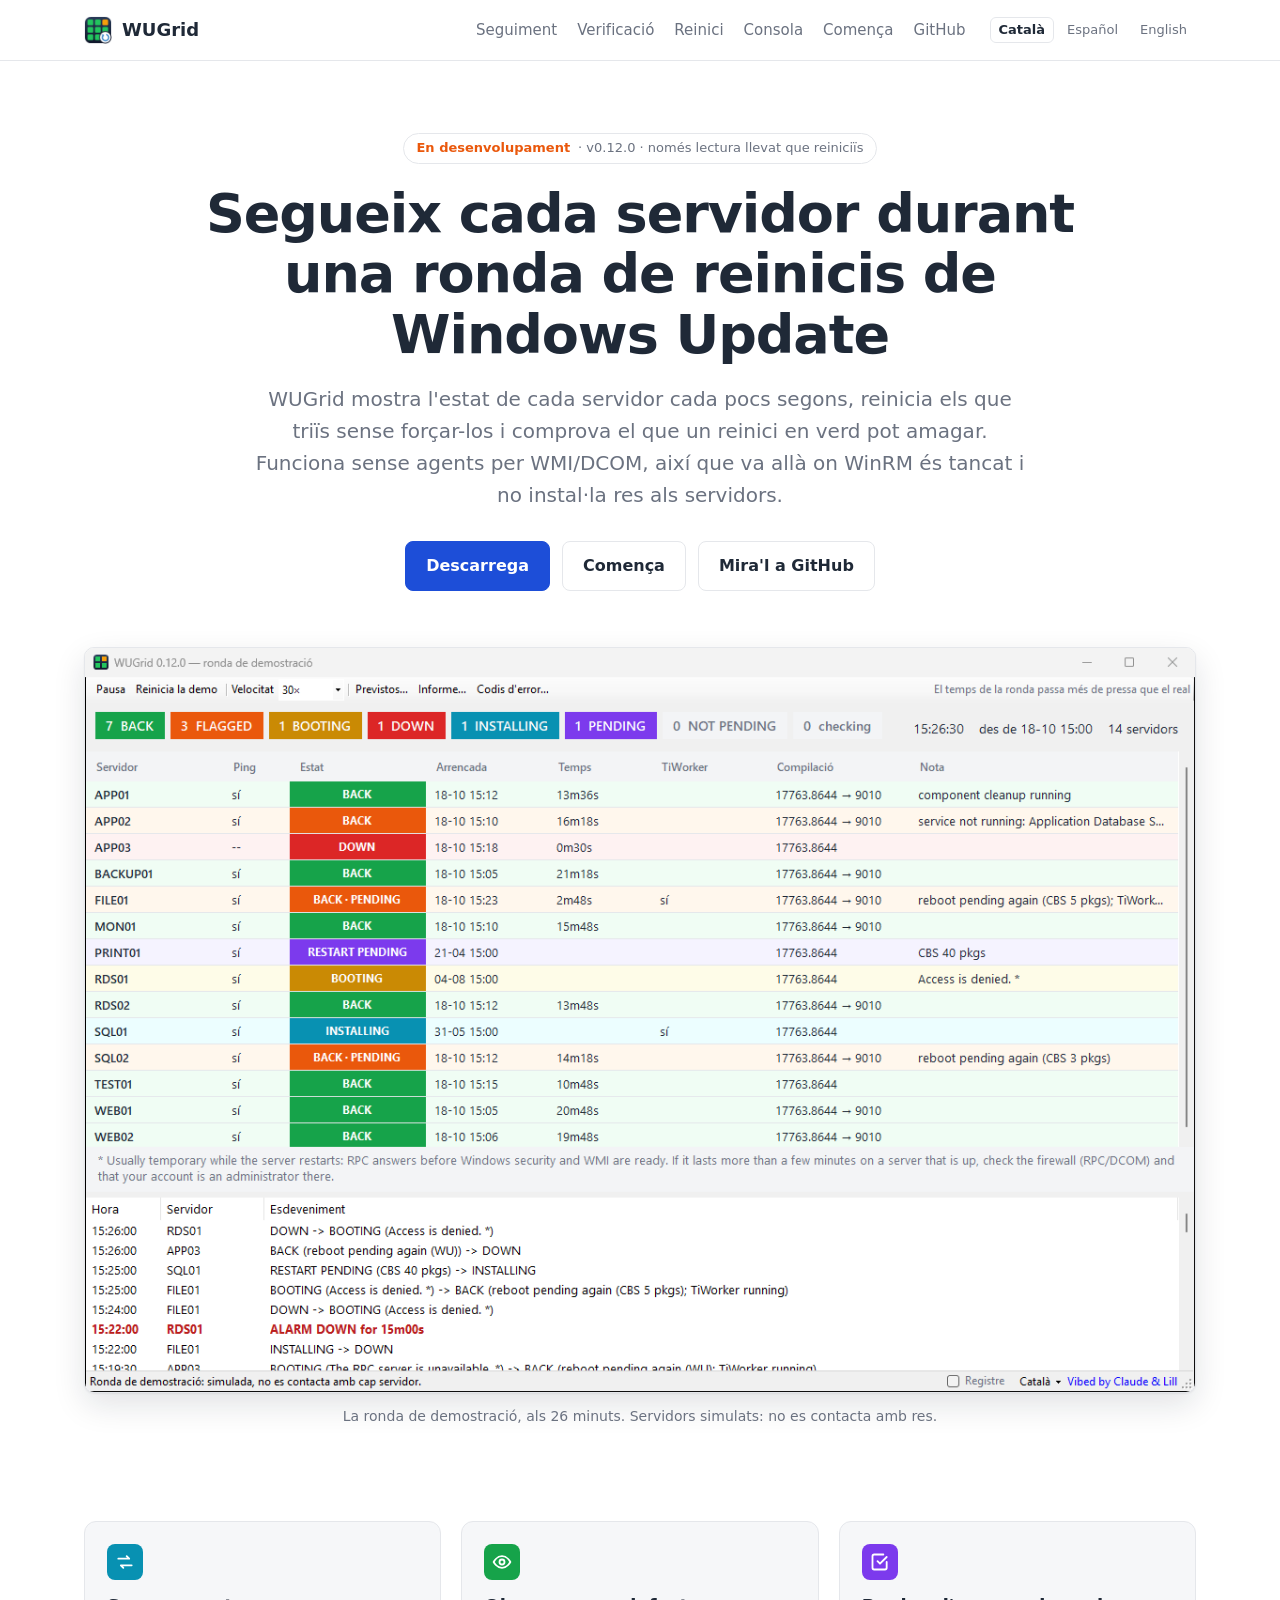
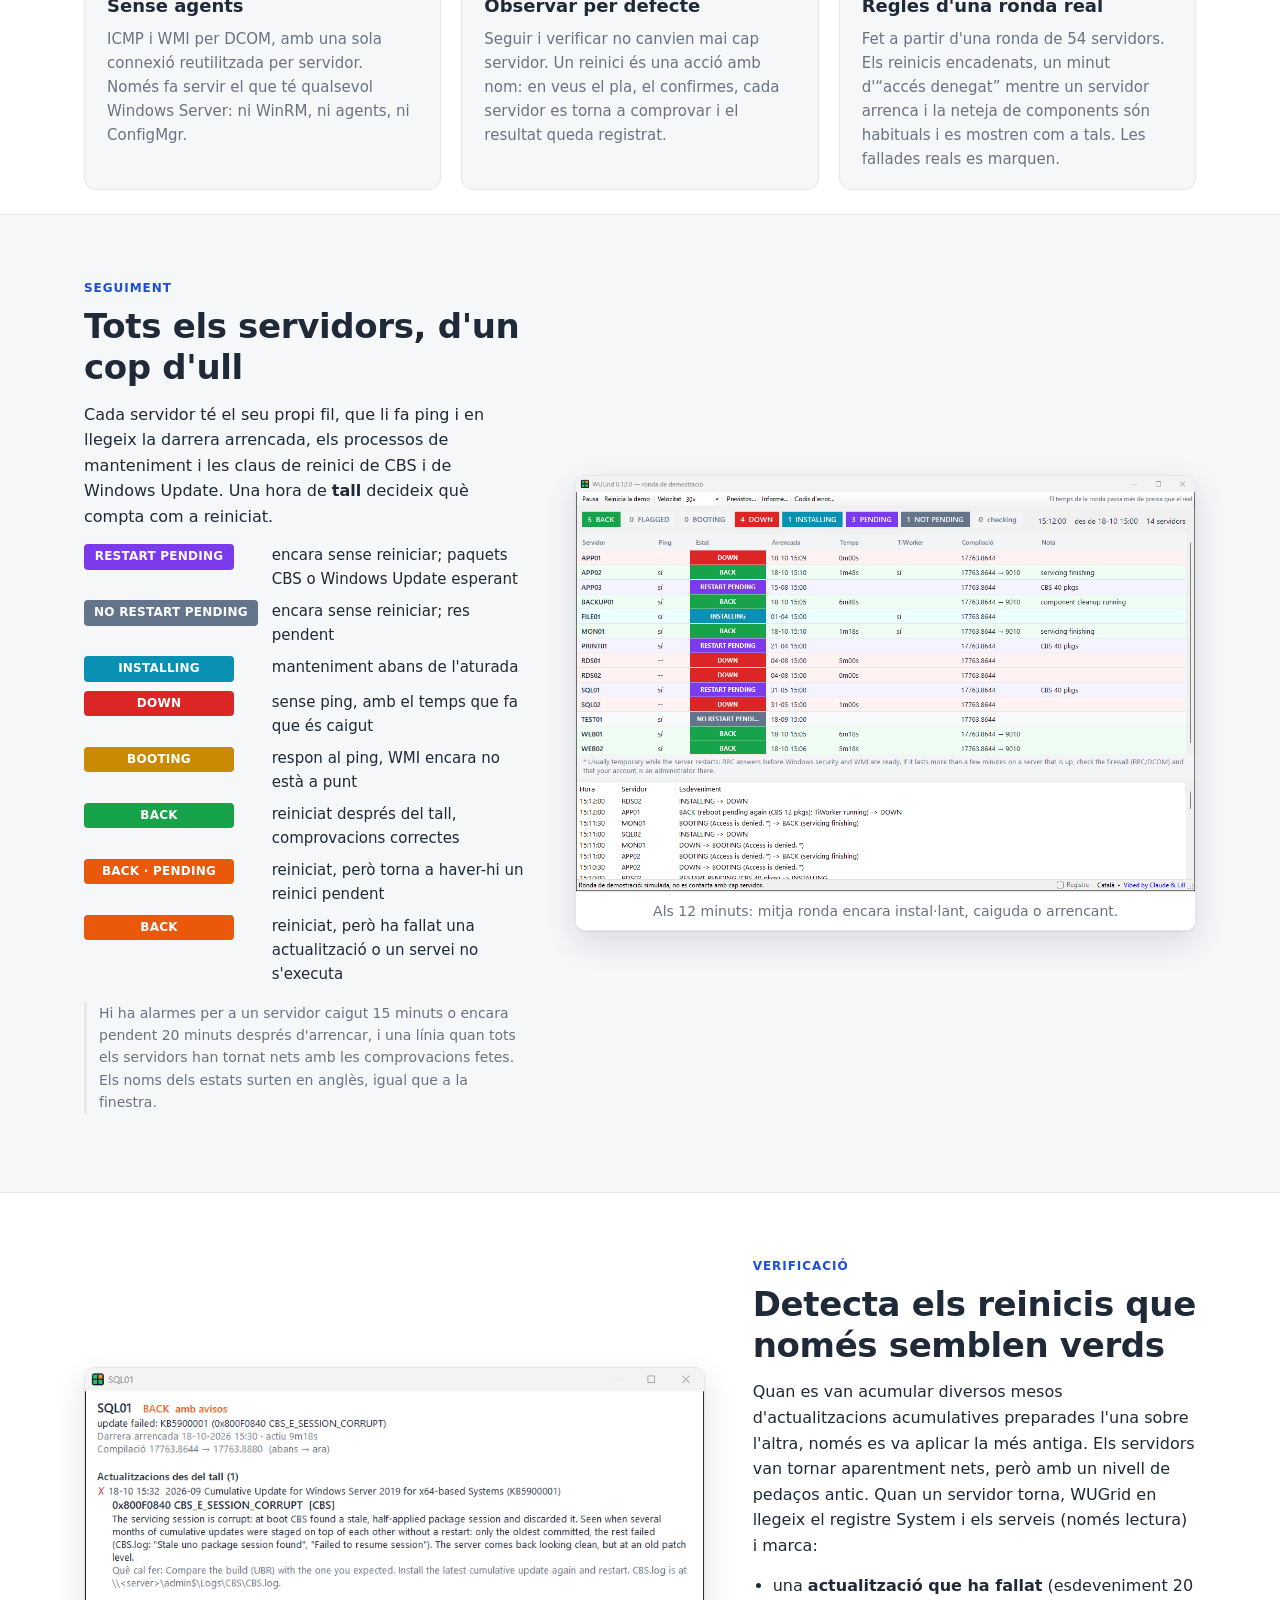
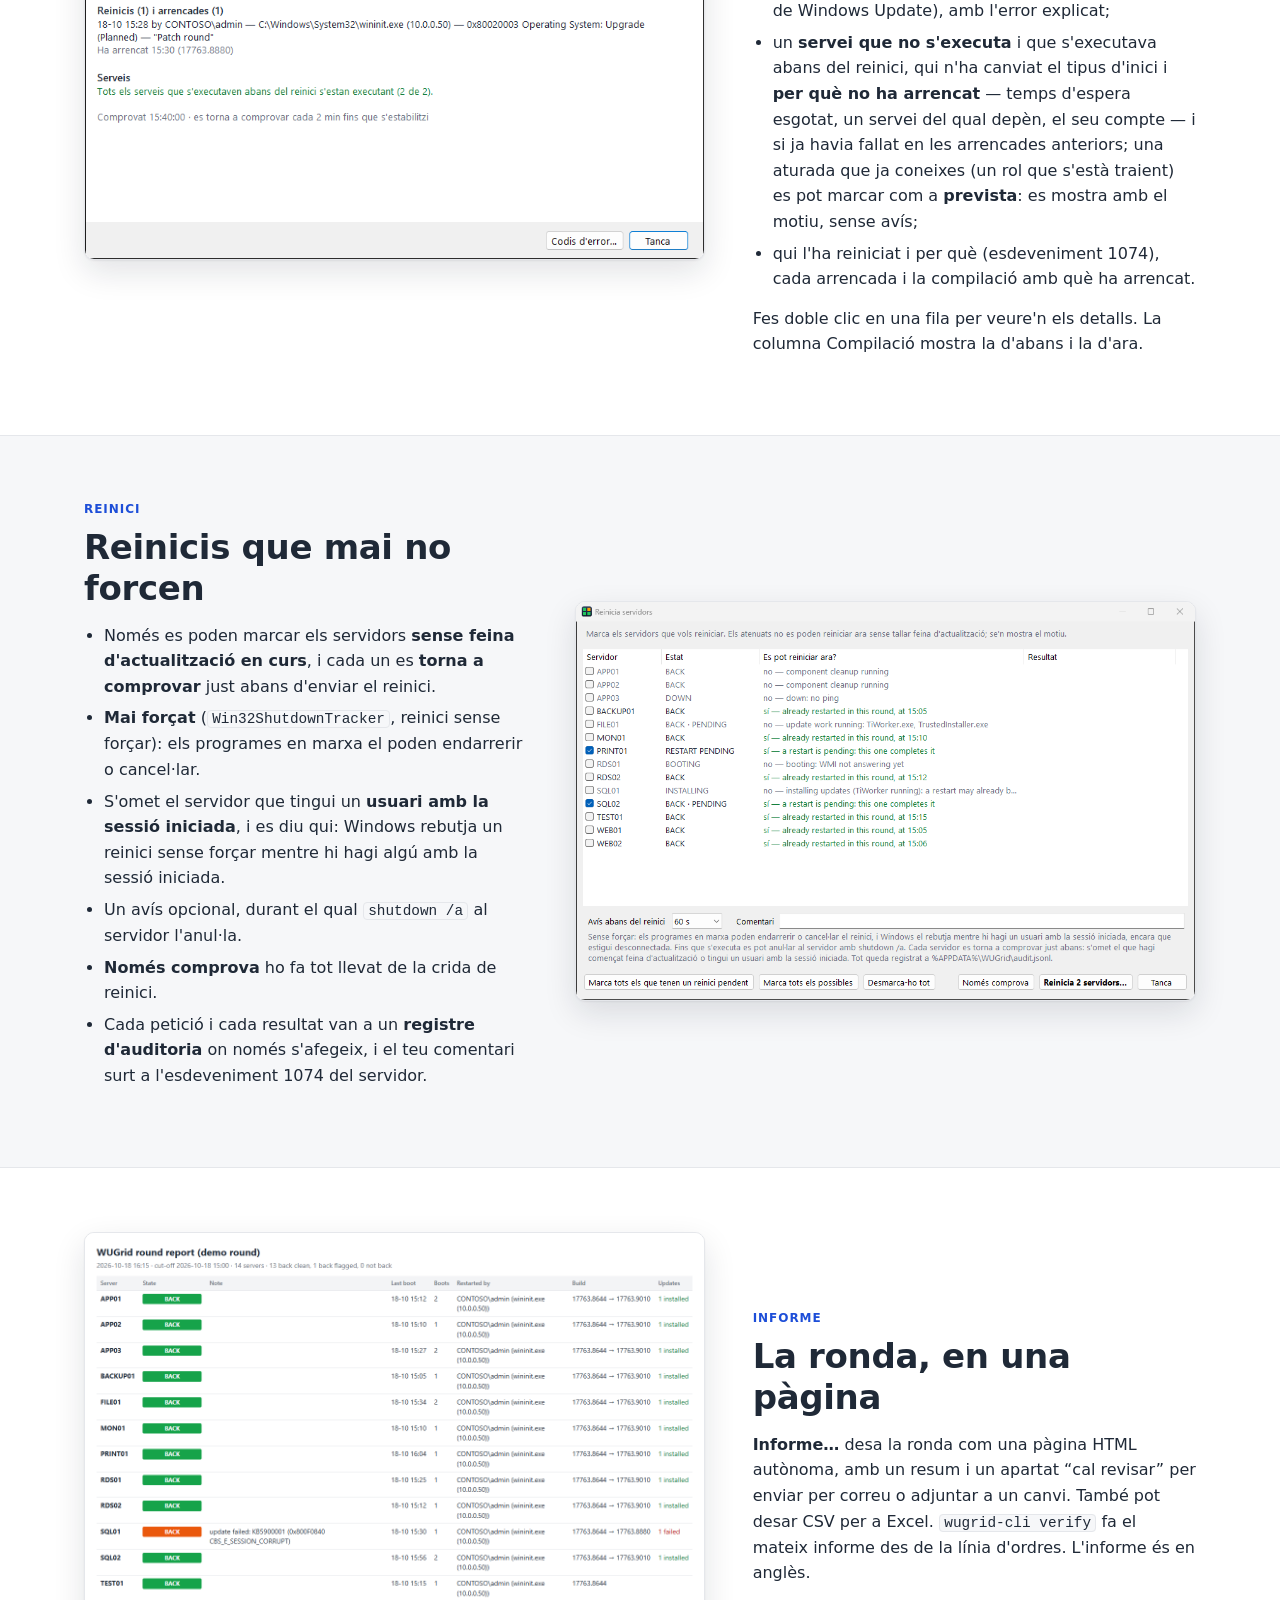
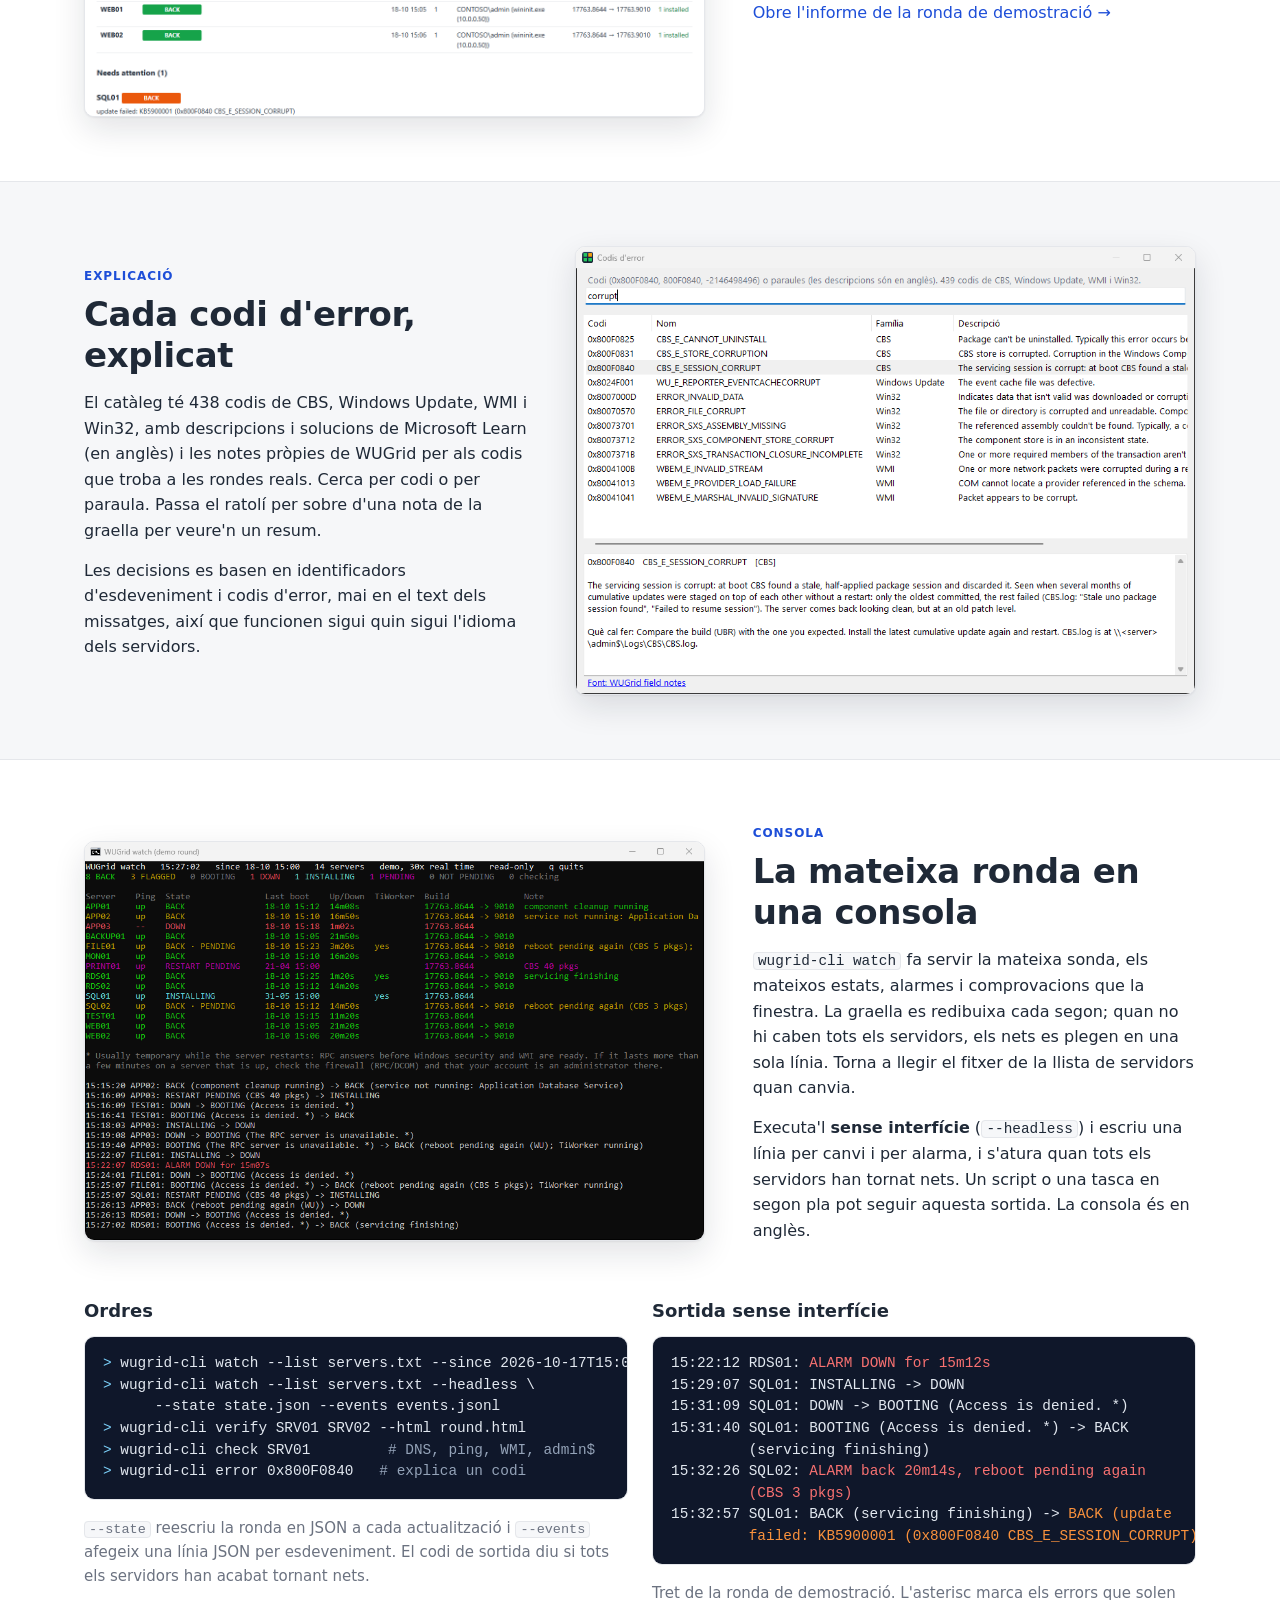
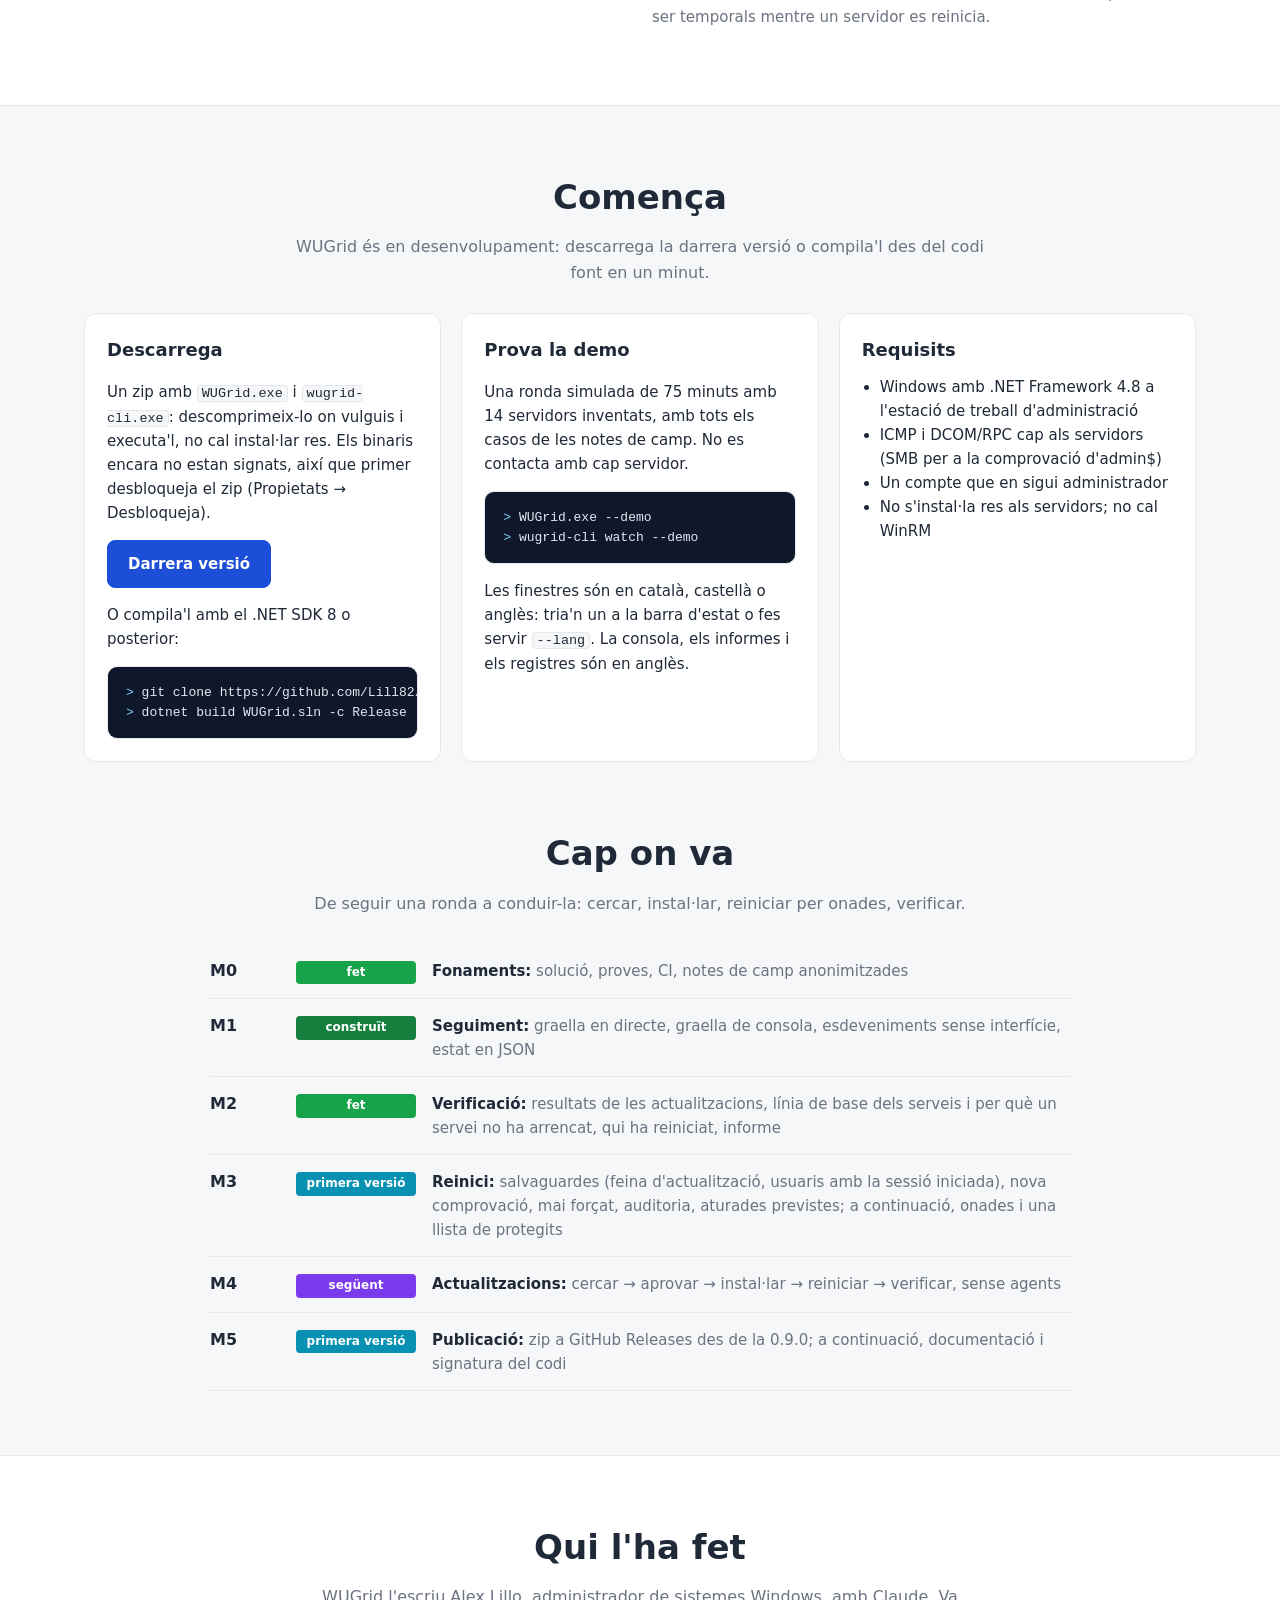
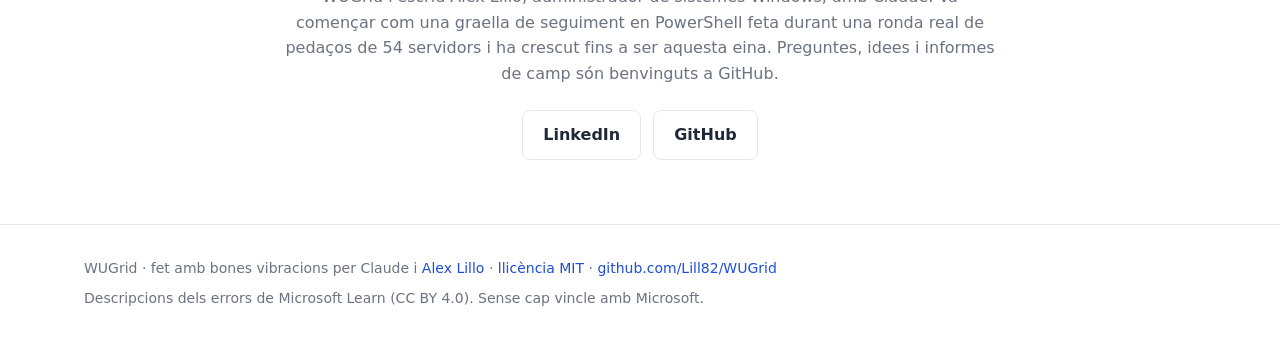
<file: site/index.html>
<!doctype html>
<html lang="ca">
<head>
<meta charset="utf-8">
<meta name="viewport" content="width=device-width, initial-scale=1">
<title>WUGrid — rondes de Windows Update per a servidors</title>
<meta name="description" content="WUGrid segueix, reinicia i verifica una ronda d'actualitzacions de Windows Server, en directe i sense agents, per WMI/DCOM. Nascut d'una ronda real de 54 servidors.">
<link rel="icon" type="image/png" href="img/icon.png">
<link rel="stylesheet" href="style.css">
<link rel="alternate" hreflang="ca" href="./">
<link rel="alternate" hreflang="es" href="es/">
<link rel="alternate" hreflang="en" href="en/">
<link rel="alternate" hreflang="x-default" href="./">
</head>
<body>

<header class="top">
  <div class="wrap">
    <a class="brand" href="#"><img src="img/icon.png" alt="" width="28" height="28">WUGrid</a>
    <nav>
      <a href="#watch">Seguiment</a>
      <a href="#verify">Verificació</a>
      <a href="#restart">Reinici</a>
      <a href="#console">Consola</a>
      <a href="#start">Comença</a>
      <a href="https://github.com/Lill82/WUGrid">GitHub</a>
    </nav>
    <div class="langs" aria-label="Idioma">
      <a href="./" hreflang="ca" lang="ca" aria-current="page">Català</a>
      <a href="es/" hreflang="es" lang="es">Español</a>
      <a href="en/" hreflang="en" lang="en">English</a>
    </div>
  </div>
</header>

<main>
  <section class="hero">
    <div class="wrap">
      <div class="badge"><b>En desenvolupament</b> · v0.12.0 · només lectura llevat que reiniciïs</div>
      <h1>Segueix cada servidor durant una ronda de reinicis de Windows&nbsp;Update</h1>
      <p class="lead">WUGrid mostra l'estat de cada servidor cada pocs segons, reinicia els que triïs sense forçar-los
        i comprova el que un reinici en verd pot amagar. Funciona sense agents per WMI/DCOM, així que va allà on WinRM
        és tancat i no instal·la res als servidors.</p>
      <div class="buttons">
        <a class="btn primary" href="https://github.com/Lill82/WUGrid/releases/latest">Descarrega</a>
        <a class="btn" href="#start">Comença</a>
        <a class="btn" href="https://github.com/Lill82/WUGrid">Mira'l a GitHub</a>
      </div>
      <figure class="shot">
        <a href="img/ca/grid.png"><img src="img/ca/grid.png" width="1182" height="792"
          alt="La finestra de WUGrid durant una ronda de demostració: catorze servidors acolorits segons l'estat (tornat, amb avisos, arrencant, caigut, instal·lant, reinici pendent), els recomptes a dalt i els esdeveniments de la ronda a sota."></a>
      </figure>
      <p class="caption">La ronda de demostració, als 26 minuts. Servidors simulats: no es contacta amb res.</p>
    </div>
  </section>

  <div class="wrap">
    <div class="pillars">
      <div class="pillar">
        <div class="icon" style="background: var(--installing)"><svg width="20" height="20" viewBox="0 0 24 24" fill="none" stroke="currentColor" stroke-width="2.2" stroke-linecap="round" stroke-linejoin="round" aria-hidden="true"><path d="M4 8h13l-3-3M20 16H7l3 3"/></svg></div>
        <h3>Sense agents</h3>
        <p>ICMP i WMI per DCOM, amb una sola connexió reutilitzada per servidor. Només fa servir el que té qualsevol
          Windows Server: ni WinRM, ni agents, ni ConfigMgr.</p>
      </div>
      <div class="pillar">
        <div class="icon" style="background: var(--back)"><svg width="20" height="20" viewBox="0 0 24 24" fill="none" stroke="currentColor" stroke-width="2.2" stroke-linecap="round" stroke-linejoin="round" aria-hidden="true"><path d="M2 12s3.6-7 10-7 10 7 10 7-3.6 7-10 7S2 12 2 12z"/><circle cx="12" cy="12" r="3"/></svg></div>
        <h3>Observar per defecte</h3>
        <p>Seguir i verificar no canvien mai cap servidor. Un reinici és una acció amb nom: en veus el pla, el
          confirmes, cada servidor es torna a comprovar i el resultat queda registrat.</p>
      </div>
      <div class="pillar">
        <div class="icon" style="background: var(--pending)"><svg width="20" height="20" viewBox="0 0 24 24" fill="none" stroke="currentColor" stroke-width="2.2" stroke-linecap="round" stroke-linejoin="round" aria-hidden="true"><path d="M9 11l3 3 8-8"/><path d="M20 12v7a2 2 0 0 1-2 2H5a2 2 0 0 1-2-2V5a2 2 0 0 1 2-2h11"/></svg></div>
        <h3>Regles d'una ronda real</h3>
        <p>Fet a partir d'una ronda de 54 servidors. Els reinicis encadenats, un minut d'“accés denegat” mentre un
          servidor arrenca i la neteja de components són habituals i es mostren com a tals. Les fallades reals es
          marquen.</p>
      </div>
    </div>
  </div>

  <section class="feature" id="watch">
    <div class="wrap row">
      <div class="text">
        <div class="eyebrow">Seguiment</div>
        <h2>Tots els servidors, d'un cop d'ull</h2>
        <p>Cada servidor té el seu propi fil, que li fa ping i en llegeix la darrera arrencada, els processos de
          manteniment i les claus de reinici de CBS i de Windows Update. Una hora de <b>tall</b> decideix què compta com a
          reiniciat.</p>
        <dl class="states">
          <dt><span class="chip c-pending">RESTART PENDING</span></dt><dd>encara sense reiniciar; paquets CBS o Windows Update esperant</dd>
          <dt><span class="chip c-notpending">NO RESTART PENDING</span></dt><dd>encara sense reiniciar; res pendent</dd>
          <dt><span class="chip c-installing">INSTALLING</span></dt><dd>manteniment abans de l'aturada</dd>
          <dt><span class="chip c-down">DOWN</span></dt><dd>sense ping, amb el temps que fa que és caigut</dd>
          <dt><span class="chip c-booting">BOOTING</span></dt><dd>respon al ping, WMI encara no està a punt</dd>
          <dt><span class="chip c-back">BACK</span></dt><dd>reiniciat després del tall, comprovacions correctes</dd>
          <dt><span class="chip c-flagged">BACK · PENDING</span></dt><dd>reiniciat, però torna a haver-hi un reinici pendent</dd>
          <dt><span class="chip c-flagged">BACK</span></dt><dd>reiniciat, però ha fallat una actualització o un servei no s'executa</dd>
        </dl>
        <p class="note" style="margin-top:16px">Hi ha alarmes per a un servidor caigut 15 minuts o encara pendent 20
          minuts després d'arrencar, i una línia quan tots els servidors han tornat nets amb les comprovacions fetes. Els
          noms dels estats surten en anglès, igual que a la finestra.</p>
      </div>
      <figure class="shot">
        <a href="img/ca/grid-early.png"><img src="img/ca/grid-early.png" width="1182" height="792" loading="lazy"
          alt="La graella als 12 minuts de la ronda de demostració: servidors instal·lant, caiguts, arrencant, tornats, amb un reinici pendent o sense."></a>
        <figcaption>Als 12 minuts: mitja ronda encara instal·lant, caiguda o arrencant.</figcaption>
      </figure>
    </div>
  </section>

  <section class="feature" id="verify">
    <div class="wrap row flip">
      <div class="text">
        <div class="eyebrow">Verificació</div>
        <h2>Detecta els reinicis que només semblen verds</h2>
        <p>Quan es van acumular diversos mesos d'actualitzacions acumulatives preparades l'una sobre l'altra, només es
          va aplicar la més antiga. Els servidors van tornar aparentment nets, però amb un nivell de pedaços antic. Quan
          un servidor torna, WUGrid en llegeix el registre System i els serveis (només lectura) i marca:</p>
        <ul>
          <li>una <b>actualització que ha fallat</b> (esdeveniment 20 de Windows Update), amb l'error explicat;</li>
          <li>un <b>servei que no s'executa</b> i que s'executava abans del reinici, qui n'ha canviat el tipus d'inici
            i <b>per què no ha arrencat</b> — temps d'espera esgotat, un servei del qual depèn, el seu compte — i si ja
            havia fallat en les arrencades anteriors; una aturada que ja coneixes (un rol que s'està traient) es pot
            marcar com a <b>prevista</b>: es mostra amb el motiu, sense avís;</li>
          <li>qui l'ha reiniciat i per què (esdeveniment 1074), cada arrencada i la compilació amb què ha arrencat.</li>
        </ul>
        <p>Fes doble clic en una fila per veure'n els detalls. La columna Compilació mostra la d'abans i la d'ara.</p>
      </div>
      <figure class="shot">
        <a href="img/ca/details.png"><img src="img/ca/details.png" width="822" height="652" loading="lazy"
          alt="Detalls de SQL01: tornat però amb avisos, l'actualització acumulativa 2026-09 ha fallat amb 0x800F0840 CBS_E_SESSION_CORRUPT, l'error explicat amb què cal fer, el reinici fet per un administrador, una arrencada, tots els serveis en marxa."></a>
      </figure>
    </div>
  </section>

  <section class="feature" id="restart">
    <div class="wrap row">
      <div class="text">
        <div class="eyebrow">Reinici</div>
        <h2>Reinicis que mai no forcen</h2>
        <ul>
          <li>Només es poden marcar els servidors <b>sense feina d'actualització en curs</b>, i cada un es <b>torna a
            comprovar</b> just abans d'enviar el reinici.</li>
          <li><b>Mai forçat</b> (<code>Win32ShutdownTracker</code>, reinici sense forçar): els programes en marxa el
            poden endarrerir o cancel·lar.</li>
          <li>S'omet el servidor que tingui un <b>usuari amb la sessió iniciada</b>, i es diu qui: Windows rebutja un
            reinici sense forçar mentre hi hagi algú amb la sessió iniciada.</li>
          <li>Un avís opcional, durant el qual <code>shutdown /a</code> al servidor l'anul·la.</li>
          <li><b>Només comprova</b> ho fa tot llevat de la crida de reinici.</li>
          <li>Cada petició i cada resultat van a un <b>registre d'auditoria</b> on només s'afegeix, i el teu comentari
            surt a l'esdeveniment 1074 del servidor.</li>
        </ul>
      </div>
      <figure class="shot">
        <a href="img/ca/reboot.png"><img src="img/ca/reboot.png" width="982" height="632" loading="lazy"
          alt="La finestra Reinicia servidors: cada servidor amb si es pot reiniciar ara i per què no (neteja de components, caigut, arrencant, instal·lant actualitzacions), dos servidors amb un reinici pendent marcats, les opcions d'avís i de comentari i els botons Només comprova i Reinicia."></a>
      </figure>
    </div>
  </section>

  <section class="feature" id="report">
    <div class="wrap row flip">
      <div class="text">
        <div class="eyebrow">Informe</div>
        <h2>La ronda, en una pàgina</h2>
        <p><b>Informe…</b> desa la ronda com una pàgina HTML autònoma, amb un resum i un apartat “cal revisar” per
          enviar per correu o adjuntar a un canvi. També pot desar CSV per a Excel.
          <code>wugrid-cli verify</code> fa el mateix informe des de la línia d'ordres. L'informe és en anglès.</p>
        <p><a href="sample-report.html">Obre l'informe de la ronda de demostració →</a></p>
      </div>
      <figure class="shot">
        <a href="sample-report.html"><img src="img/report.png" width="1280" height="1000" loading="lazy"
          alt="L'informe HTML de la ronda: catorze servidors amb l'estat, la darrera arrencada, les arrencades, qui els ha reiniciat, la compilació d'abans i d'ara i les actualitzacions instal·lades, i un apartat cal revisar amb l'actualització fallida de SQL01."></a>
      </figure>
    </div>
  </section>

  <section class="feature" id="errors">
    <div class="wrap row">
      <div class="text">
        <div class="eyebrow">Explicació</div>
        <h2>Cada codi d'error, explicat</h2>
        <p>El catàleg té 438 codis de CBS, Windows Update, WMI i Win32, amb descripcions i solucions de Microsoft Learn
          (en anglès) i les notes pròpies de WUGrid per als codis que troba a les rondes reals. Cerca per codi o per
          paraula. Passa el ratolí per sobre d'una nota de la graella per veure'n un resum.</p>
        <p>Les decisions es basen en identificadors d'esdeveniment i codis d'error, mai en el text dels missatges, així
          que funcionen sigui quin sigui l'idioma dels servidors.</p>
      </div>
      <figure class="shot">
        <a href="img/ca/errors.png"><img src="img/ca/errors.png" width="902" height="652" loading="lazy"
          alt="La finestra Codis d'error cercant la paraula corrupt: codis de CBS, Windows Update, Win32 i WMI, amb 0x800F0840 seleccionat i explicat."></a>
      </figure>
    </div>
  </section>

  <section class="feature" id="console">
    <div class="wrap">
      <div class="row flip">
        <div class="text">
          <div class="eyebrow">Consola</div>
          <h2>La mateixa ronda en una consola</h2>
          <p><code>wugrid-cli watch</code> fa servir la mateixa sonda, els mateixos estats, alarmes i comprovacions que
            la finestra. La graella es redibuixa cada segon; quan no hi caben tots els servidors, els nets es plegen en
            una sola línia. Torna a llegir el fitxer de la llista de servidors quan canvia.</p>
          <p>Executa'l <b>sense interfície</b> (<code>--headless</code>) i escriu una línia per canvi i per alarma, i
            s'atura quan tots els servidors han tornat nets. Un script o una tasca en segon pla pot seguir aquesta
            sortida. La consola és en anglès.</p>
        </div>
        <figure class="shot">
          <a href="img/console.png"><img src="img/console.png" width="994" height="640" loading="lazy"
            alt="wugrid-cli watch en una finestra de consola: els mateixos catorze servidors en files de colors amb els recomptes, la nota sobre els errors temporals i els darrers esdeveniments."></a>
        </figure>
      </div>
      <div class="cli-grid">
        <div>
          <h3>Ordres</h3>
<pre class="term"><span class="p">&gt;</span> wugrid-cli watch --list servers.txt --since 2026-10-17T15:00
<span class="p">&gt;</span> wugrid-cli watch --list servers.txt --headless \
      --state state.json --events events.jsonl
<span class="p">&gt;</span> wugrid-cli verify SRV01 SRV02 --html round.html
<span class="p">&gt;</span> wugrid-cli check SRV01         <span class="c"># DNS, ping, WMI, admin$</span>
<span class="p">&gt;</span> wugrid-cli error 0x800F0840   <span class="c"># explica un codi</span></pre>
          <p><code>--state</code> reescriu la ronda en JSON a cada actualització i <code>--events</code> afegeix una
            línia JSON per esdeveniment. El codi de sortida diu si tots els servidors han acabat tornant nets.</p>
        </div>
        <div>
          <h3>Sortida sense interfície</h3>
<pre class="term">15:22:12 RDS01: <span class="alarm">ALARM DOWN for 15m12s</span>
15:29:07 SQL01: INSTALLING -&gt; DOWN
15:31:09 SQL01: DOWN -&gt; BOOTING (Access is denied. *)
15:31:40 SQL01: BOOTING (Access is denied. *) -&gt; BACK
         (servicing finishing)
15:32:26 SQL02: <span class="alarm">ALARM back 20m14s, reboot pending again</span>
         <span class="alarm">(CBS 3 pkgs)</span>
15:32:57 SQL01: BACK (servicing finishing) -&gt; <span class="flag">BACK (update</span>
         <span class="flag">failed: KB5900001 (0x800F0840 CBS_E_SESSION_CORRUPT))</span></pre>
          <p>Tret de la ronda de demostració. L'asterisc marca els errors que solen ser temporals mentre un servidor es
            reinicia.</p>
        </div>
      </div>
    </div>
  </section>

  <section class="feature" id="start">
    <div class="wrap">
      <div class="center">
        <h2>Comença</h2>
        <p class="sub">WUGrid és en desenvolupament: descarrega la darrera versió o compila'l des del codi font en un
          minut.</p>
      </div>
      <div class="cards">
        <div class="card">
          <h3>Descarrega</h3>
          <p>Un zip amb <code>WUGrid.exe</code> i <code>wugrid-cli.exe</code>: descomprimeix-lo on vulguis i executa'l,
            no cal instal·lar res. Els binaris encara no estan signats, així que primer desbloqueja el zip (Propietats →
            Desbloqueja).</p>
          <p><a class="btn primary" href="https://github.com/Lill82/WUGrid/releases/latest">Darrera versió</a></p>
          <p>O compila'l amb el .NET SDK 8 o posterior:</p>
<pre class="term"><span class="p">&gt;</span> git clone https://github.com/Lill82/WUGrid
<span class="p">&gt;</span> dotnet build WUGrid.sln -c Release</pre>
        </div>
        <div class="card">
          <h3>Prova la demo</h3>
          <p>Una ronda simulada de 75 minuts amb 14 servidors inventats, amb tots els casos de les notes de camp. No es
            contacta amb cap servidor.</p>
<pre class="term"><span class="p">&gt;</span> WUGrid.exe --demo
<span class="p">&gt;</span> wugrid-cli watch --demo</pre>
          <p>Les finestres són en català, castellà o anglès: tria'n un a la barra d'estat o fes servir
            <code>--lang</code>. La consola, els informes i els registres són en anglès.</p>
        </div>
        <div class="card">
          <h3>Requisits</h3>
          <ul>
            <li>Windows amb .NET Framework 4.8 a l'estació de treball d'administració</li>
            <li>ICMP i DCOM/RPC cap als servidors (SMB per a la comprovació d'admin$)</li>
            <li>Un compte que en sigui administrador</li>
            <li>No s'instal·la res als servidors; no cal WinRM</li>
          </ul>
        </div>
      </div>

      <div class="center" style="margin-top:64px">
        <h2>Cap on va</h2>
        <p class="sub">De seguir una ronda a conduir-la: cercar, instal·lar, reiniciar per onades, verificar.</p>
      </div>
      <ol class="roadmap">
        <li><span class="m">M0</span><span class="s done">fet</span><span class="d"><b>Fonaments:</b> solució, proves, CI, notes de camp anonimitzades</span></li>
        <li><span class="m">M1</span><span class="s built">construït</span><span class="d"><b>Seguiment:</b> graella en directe, graella de consola, esdeveniments sense interfície, estat en JSON</span></li>
        <li><span class="m">M2</span><span class="s done">fet</span><span class="d"><b>Verificació:</b> resultats de les actualitzacions, línia de base dels serveis i per què un servei no ha arrencat, qui ha reiniciat, informe</span></li>
        <li><span class="m">M3</span><span class="s cut">primera versió</span><span class="d"><b>Reinici:</b> salvaguardes (feina d'actualització, usuaris amb la sessió iniciada), nova comprovació, mai forçat, auditoria, aturades previstes; a continuació, onades i una llista de protegits</span></li>
        <li><span class="m">M4</span><span class="s next">següent</span><span class="d"><b>Actualitzacions:</b> cercar → aprovar → instal·lar → reiniciar → verificar, sense agents</span></li>
        <li><span class="m">M5</span><span class="s cut">primera versió</span><span class="d"><b>Publicació:</b> zip a GitHub Releases des de la 0.9.0; a continuació, documentació i signatura del codi</span></li>
      </ol>
    </div>
  </section>
  <section class="feature" id="author">
    <div class="wrap">
      <div class="center">
        <h2>Qui l'ha fet</h2>
        <p class="sub">WUGrid l'escriu Alex Lillo, administrador de sistemes Windows, amb Claude. Va començar com una
          graella de seguiment en PowerShell feta durant una ronda real de pedaços de 54 servidors i ha crescut fins a ser
          aquesta eina. Preguntes, idees i informes de camp són benvinguts a GitHub.</p>
        <p class="author-links">
          <a class="btn" href="https://www.linkedin.com/in/alex-lillo-cst/" rel="author">LinkedIn</a>
          <a class="btn" href="https://github.com/Lill82">GitHub</a>
        </p>
      </div>
    </div>
  </section>
</main>

<footer>
  <div class="wrap">
    <span>WUGrid · fet amb bones vibracions per Claude i <a href="#author">Alex Lillo</a> · <a href="https://github.com/Lill82/WUGrid/blob/main/LICENSE">llicència MIT</a> · <a href="https://github.com/Lill82/WUGrid">github.com/Lill82/WUGrid</a></span>
    <span>Descripcions dels errors de Microsoft Learn (CC BY 4.0). Sense cap vincle amb Microsoft.</span>
  </div>
</footer>

</body>
</html>
</file>
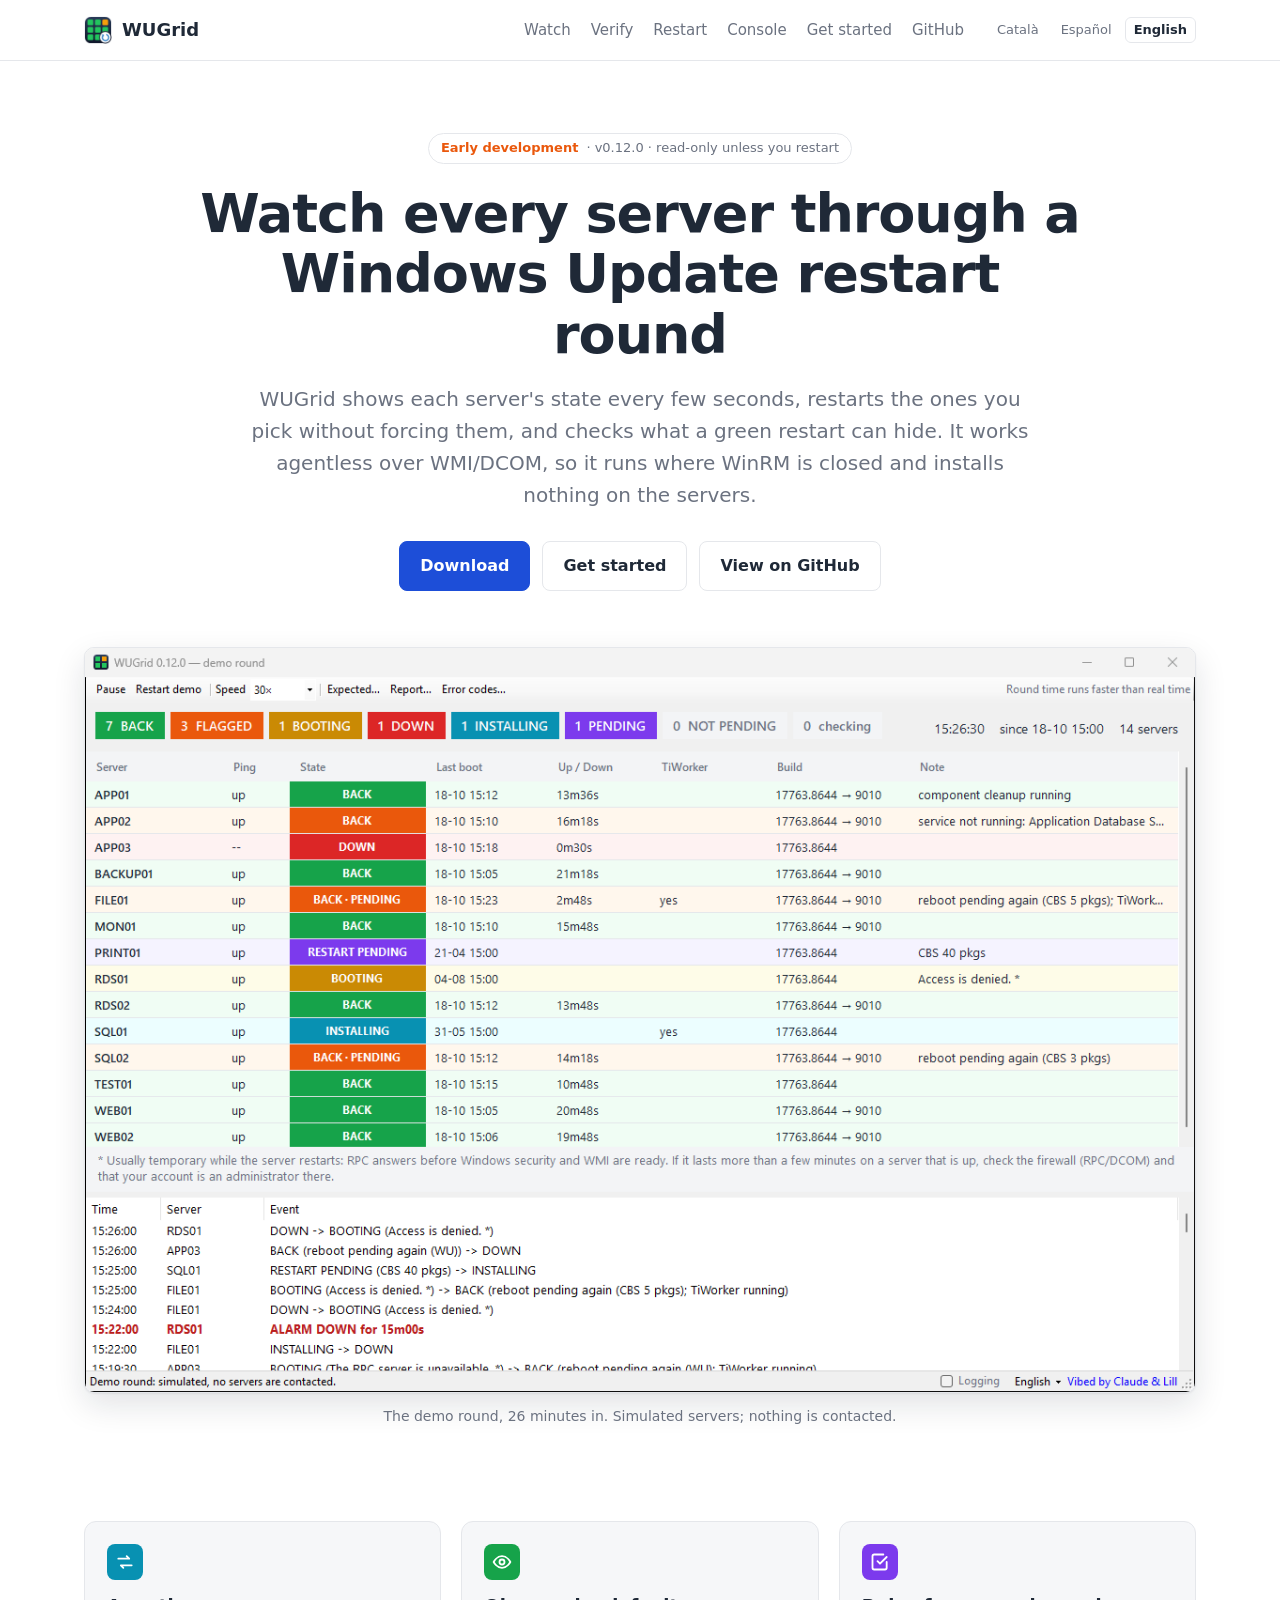
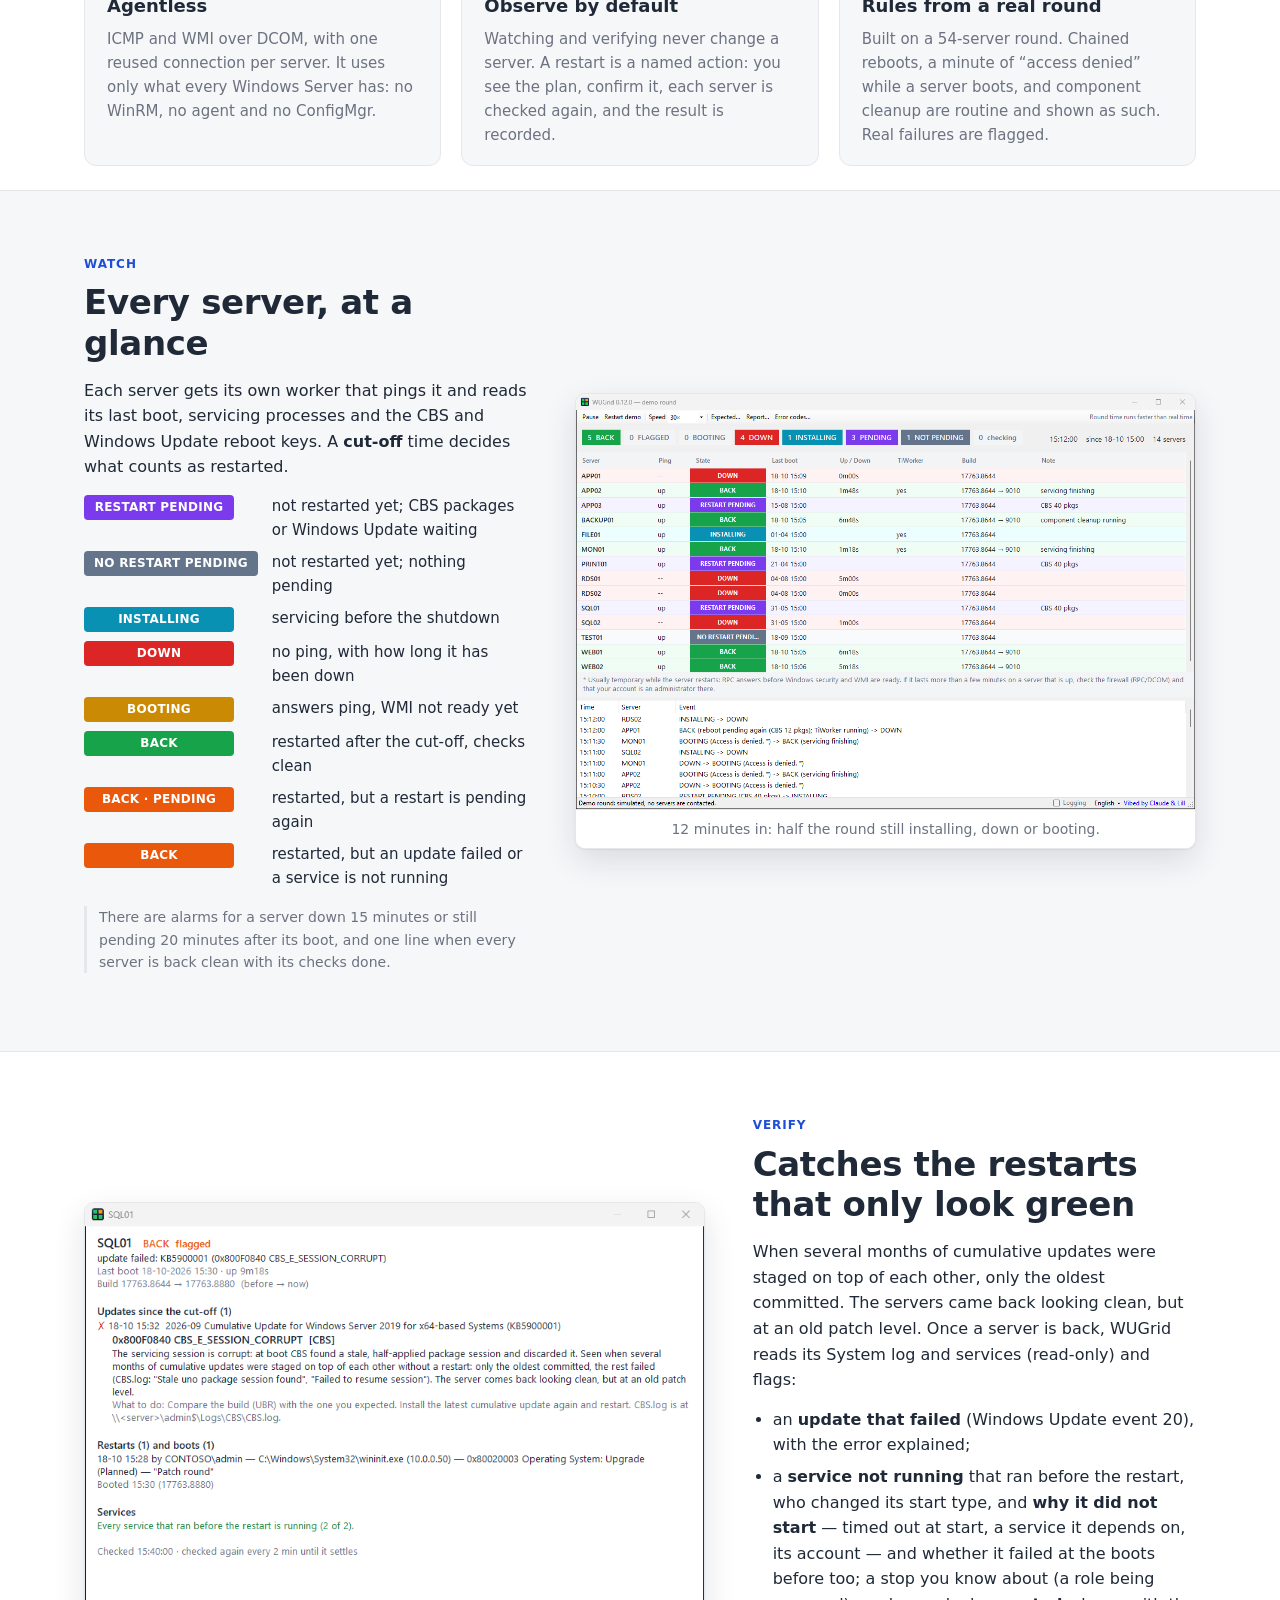
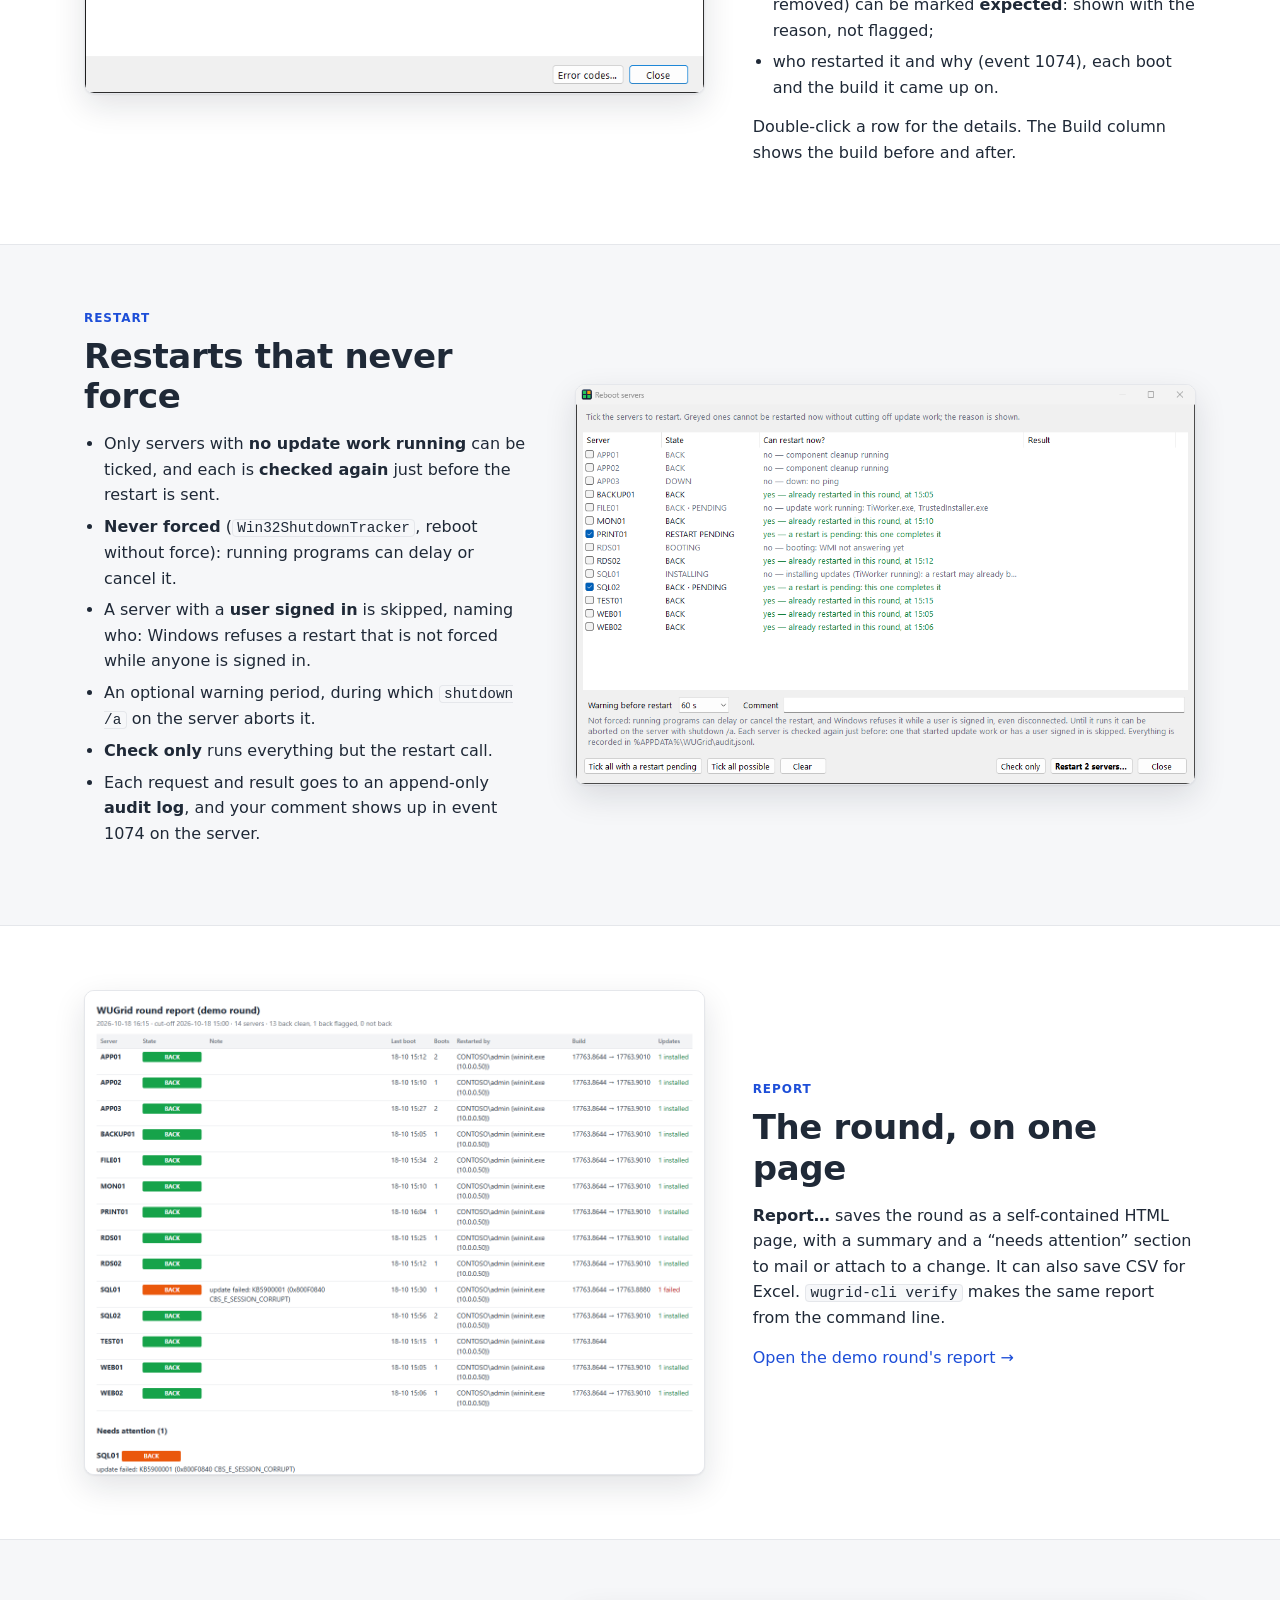
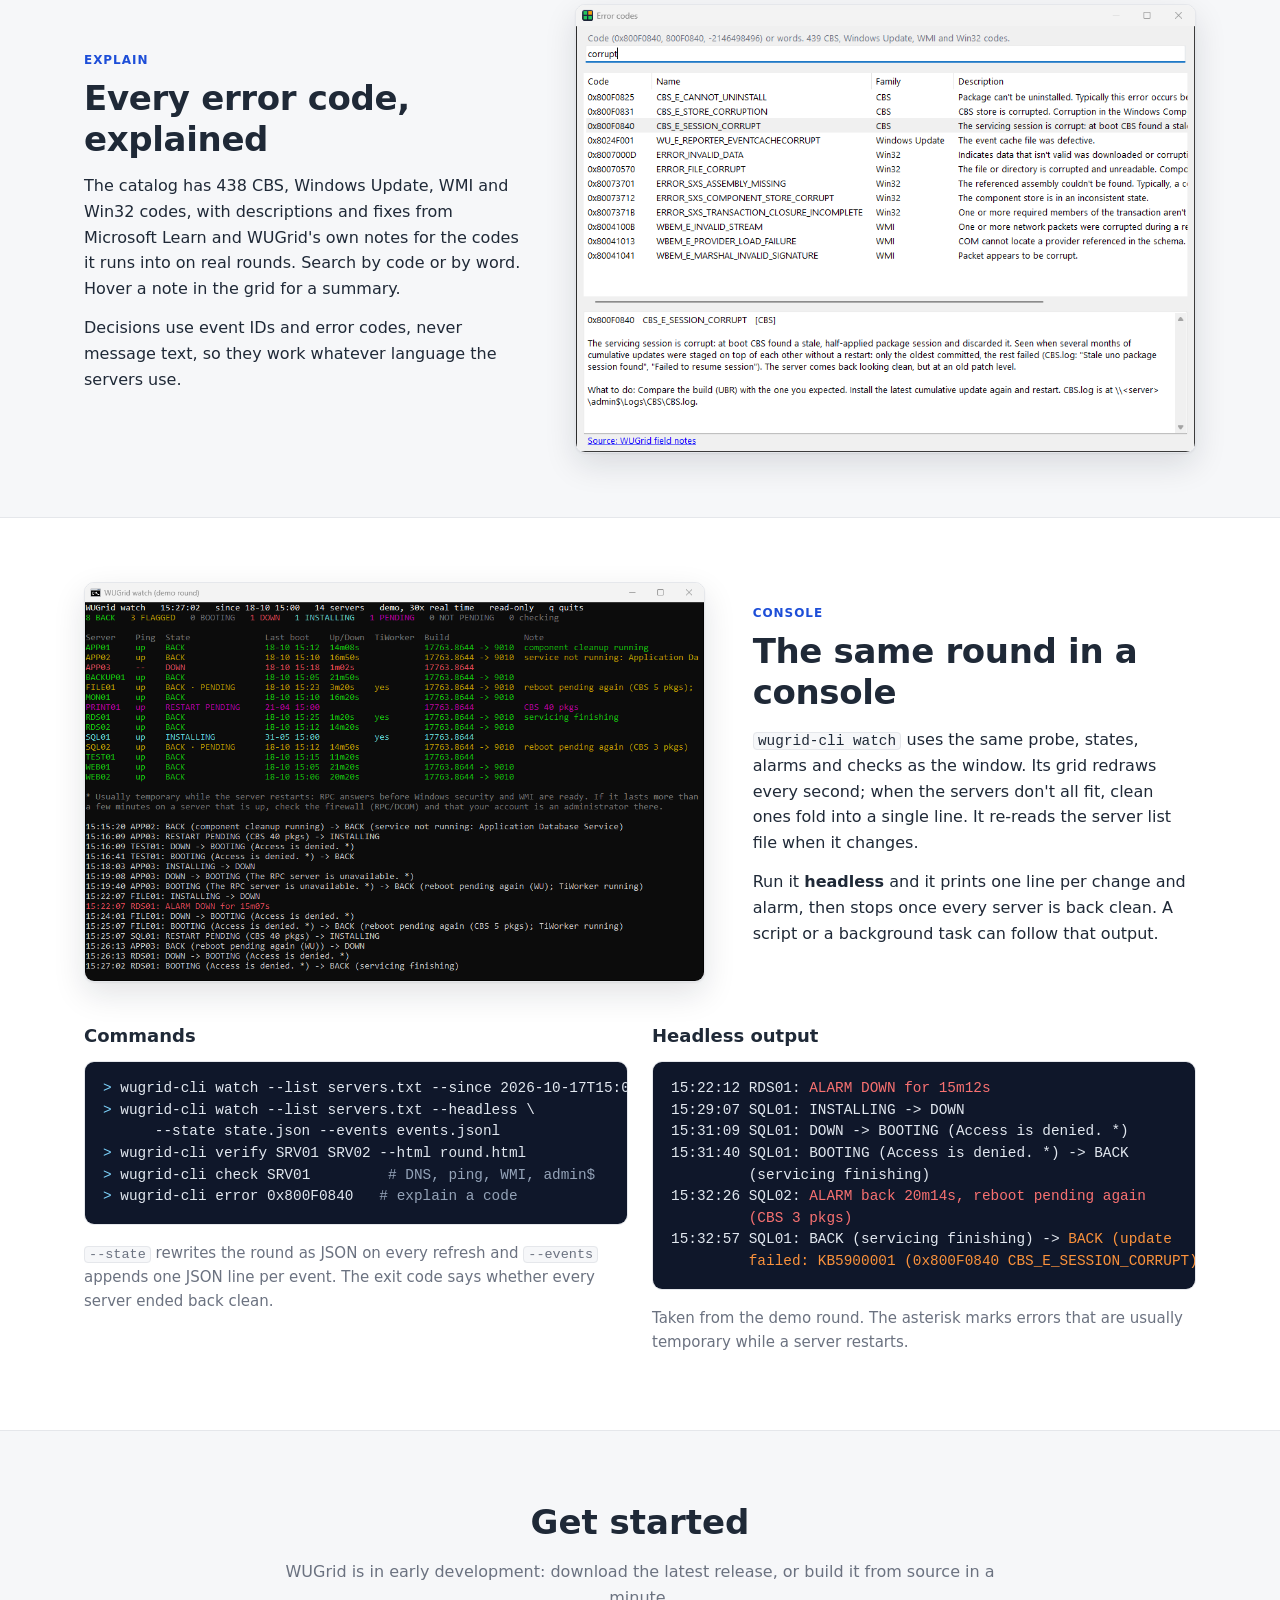
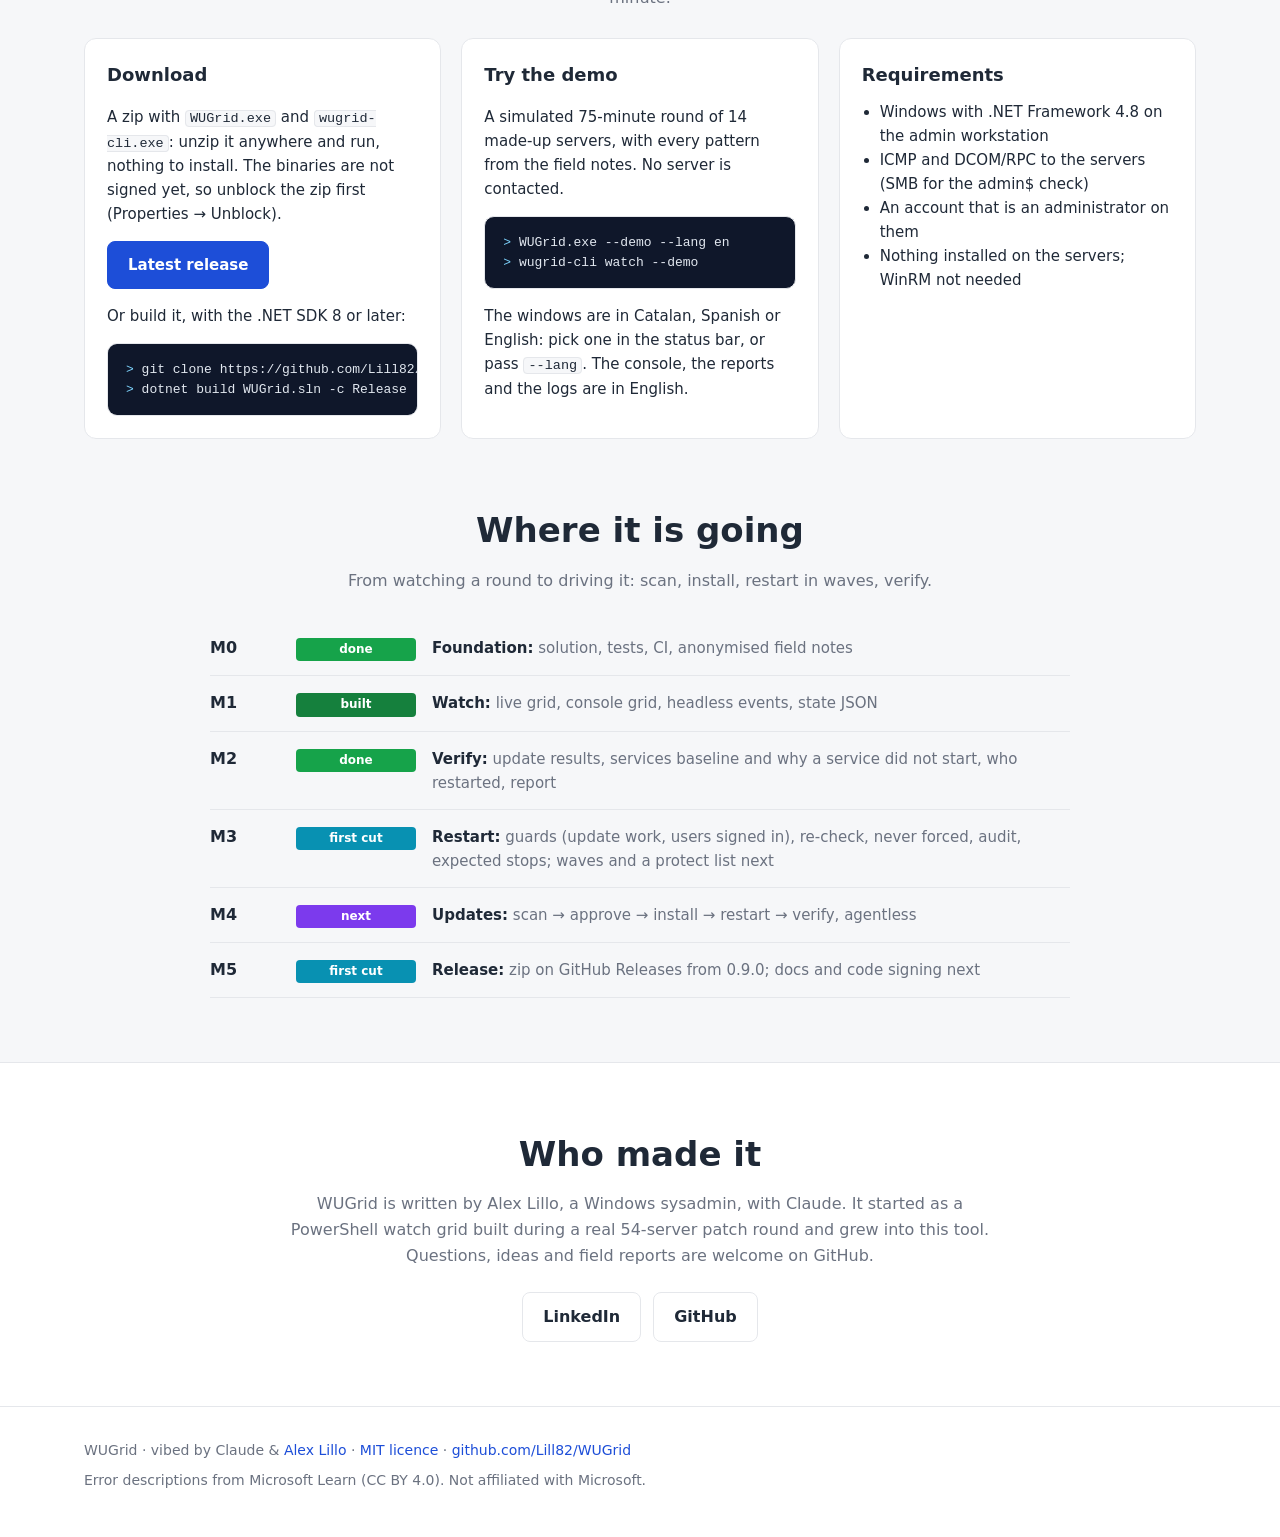
<file: site/en/index.html>
<!doctype html>
<html lang="en">
<head>
<meta charset="utf-8">
<meta name="viewport" content="width=device-width, initial-scale=1">
<title>WUGrid — Windows Update rounds for servers</title>
<meta name="description" content="WUGrid watches, restarts and verifies a Windows Server patch round, live and agentless over WMI/DCOM. Built on a real 54-server round.">
<link rel="icon" type="image/png" href="../img/icon.png">
<link rel="stylesheet" href="../style.css">
<link rel="alternate" hreflang="ca" href="../">
<link rel="alternate" hreflang="es" href="../es/">
<link rel="alternate" hreflang="en" href="./">
<link rel="alternate" hreflang="x-default" href="../">
</head>
<body>

<header class="top">
  <div class="wrap">
    <a class="brand" href="#"><img src="../img/icon.png" alt="" width="28" height="28">WUGrid</a>
    <nav>
      <a href="#watch">Watch</a>
      <a href="#verify">Verify</a>
      <a href="#restart">Restart</a>
      <a href="#console">Console</a>
      <a href="#start">Get started</a>
      <a href="https://github.com/Lill82/WUGrid">GitHub</a>
    </nav>
    <div class="langs" aria-label="Language">
      <a href="../" hreflang="ca" lang="ca">Català</a>
      <a href="../es/" hreflang="es" lang="es">Español</a>
      <a href="./" hreflang="en" lang="en" aria-current="page">English</a>
    </div>
  </div>
</header>

<main>
  <section class="hero">
    <div class="wrap">
      <div class="badge"><b>Early development</b> · v0.12.0 · read-only unless you restart</div>
      <h1>Watch every server through a Windows&nbsp;Update restart round</h1>
      <p class="lead">WUGrid shows each server's state every few seconds, restarts the ones you pick without forcing them,
        and checks what a green restart can hide. It works agentless over WMI/DCOM, so it runs where WinRM is closed
        and installs nothing on the servers.</p>
      <div class="buttons">
        <a class="btn primary" href="https://github.com/Lill82/WUGrid/releases/latest">Download</a>
        <a class="btn" href="#start">Get started</a>
        <a class="btn" href="https://github.com/Lill82/WUGrid">View on GitHub</a>
      </div>
      <figure class="shot">
        <a href="../img/en/grid.png"><img src="../img/en/grid.png" width="1182" height="792"
          alt="The WUGrid window during a demo round: fourteen servers, coloured by state (back, flagged, booting, down, installing, restart pending), counts across the top, and the round's events below."></a>
      </figure>
      <p class="caption">The demo round, 26 minutes in. Simulated servers; nothing is contacted.</p>
    </div>
  </section>

  <div class="wrap">
    <div class="pillars">
      <div class="pillar">
        <div class="icon" style="background: var(--installing)"><svg width="20" height="20" viewBox="0 0 24 24" fill="none" stroke="currentColor" stroke-width="2.2" stroke-linecap="round" stroke-linejoin="round" aria-hidden="true"><path d="M4 8h13l-3-3M20 16H7l3 3"/></svg></div>
        <h3>Agentless</h3>
        <p>ICMP and WMI over DCOM, with one reused connection per server. It uses only what every Windows Server has:
          no WinRM, no agent and no ConfigMgr.</p>
      </div>
      <div class="pillar">
        <div class="icon" style="background: var(--back)"><svg width="20" height="20" viewBox="0 0 24 24" fill="none" stroke="currentColor" stroke-width="2.2" stroke-linecap="round" stroke-linejoin="round" aria-hidden="true"><path d="M2 12s3.6-7 10-7 10 7 10 7-3.6 7-10 7S2 12 2 12z"/><circle cx="12" cy="12" r="3"/></svg></div>
        <h3>Observe by default</h3>
        <p>Watching and verifying never change a server. A restart is a named action: you see the plan, confirm it,
          each server is checked again, and the result is recorded.</p>
      </div>
      <div class="pillar">
        <div class="icon" style="background: var(--pending)"><svg width="20" height="20" viewBox="0 0 24 24" fill="none" stroke="currentColor" stroke-width="2.2" stroke-linecap="round" stroke-linejoin="round" aria-hidden="true"><path d="M9 11l3 3 8-8"/><path d="M20 12v7a2 2 0 0 1-2 2H5a2 2 0 0 1-2-2V5a2 2 0 0 1 2-2h11"/></svg></div>
        <h3>Rules from a real round</h3>
        <p>Built on a 54-server round. Chained reboots, a minute of “access denied” while a server boots, and component
          cleanup are routine and shown as such. Real failures are flagged.</p>
      </div>
    </div>
  </div>

  <section class="feature" id="watch">
    <div class="wrap row">
      <div class="text">
        <div class="eyebrow">Watch</div>
        <h2>Every server, at a glance</h2>
        <p>Each server gets its own worker that pings it and reads its last boot, servicing processes and the CBS and
          Windows Update reboot keys. A <b>cut-off</b> time decides what counts as restarted.</p>
        <dl class="states">
          <dt><span class="chip c-pending">RESTART PENDING</span></dt><dd>not restarted yet; CBS packages or Windows Update waiting</dd>
          <dt><span class="chip c-notpending">NO RESTART PENDING</span></dt><dd>not restarted yet; nothing pending</dd>
          <dt><span class="chip c-installing">INSTALLING</span></dt><dd>servicing before the shutdown</dd>
          <dt><span class="chip c-down">DOWN</span></dt><dd>no ping, with how long it has been down</dd>
          <dt><span class="chip c-booting">BOOTING</span></dt><dd>answers ping, WMI not ready yet</dd>
          <dt><span class="chip c-back">BACK</span></dt><dd>restarted after the cut-off, checks clean</dd>
          <dt><span class="chip c-flagged">BACK · PENDING</span></dt><dd>restarted, but a restart is pending again</dd>
          <dt><span class="chip c-flagged">BACK</span></dt><dd>restarted, but an update failed or a service is not running</dd>
        </dl>
        <p class="note" style="margin-top:16px">There are alarms for a server down 15 minutes or still pending 20 minutes
          after its boot, and one line when every server is back clean with its checks done.</p>
      </div>
      <figure class="shot">
        <a href="../img/en/grid-early.png"><img src="../img/en/grid-early.png" width="1182" height="792" loading="lazy"
          alt="The grid 12 minutes into the demo round: servers installing, down, booting, back, with a restart pending or none pending."></a>
        <figcaption>12 minutes in: half the round still installing, down or booting.</figcaption>
      </figure>
    </div>
  </section>

  <section class="feature" id="verify">
    <div class="wrap row flip">
      <div class="text">
        <div class="eyebrow">Verify</div>
        <h2>Catches the restarts that only look green</h2>
        <p>When several months of cumulative updates were staged on top of each other, only the oldest committed. The
          servers came back looking clean, but at an old patch level. Once a server is back, WUGrid reads its System log
          and services (read-only) and flags:</p>
        <ul>
          <li>an <b>update that failed</b> (Windows Update event 20), with the error explained;</li>
          <li>a <b>service not running</b> that ran before the restart, who changed its start type, and <b>why it did
            not start</b> — timed out at start, a service it depends on, its account — and whether it failed at the boots
            before too; a stop you know about (a role being removed) can be marked <b>expected</b>: shown with the
            reason, not flagged;</li>
          <li>who restarted it and why (event 1074), each boot and the build it came up on.</li>
        </ul>
        <p>Double-click a row for the details. The Build column shows the build before and after.</p>
      </div>
      <figure class="shot">
        <a href="../img/en/details.png"><img src="../img/en/details.png" width="822" height="652" loading="lazy"
          alt="Details of SQL01: back but flagged, the 2026-09 cumulative update failed with 0x800F0840 CBS_E_SESSION_CORRUPT, the error explained with what to do, the restart by an admin, one boot, services all running."></a>
      </figure>
    </div>
  </section>

  <section class="feature" id="restart">
    <div class="wrap row">
      <div class="text">
        <div class="eyebrow">Restart</div>
        <h2>Restarts that never force</h2>
        <ul>
          <li>Only servers with <b>no update work running</b> can be ticked, and each is <b>checked again</b> just
            before the restart is sent.</li>
          <li><b>Never forced</b> (<code>Win32ShutdownTracker</code>, reboot without force): running programs can delay
            or cancel it.</li>
          <li>A server with a <b>user signed in</b> is skipped, naming who: Windows refuses a restart that is not
            forced while anyone is signed in.</li>
          <li>An optional warning period, during which <code>shutdown /a</code> on the server aborts it.</li>
          <li><b>Check only</b> runs everything but the restart call.</li>
          <li>Each request and result goes to an append-only <b>audit log</b>, and your comment shows up in
            event 1074 on the server.</li>
        </ul>
      </div>
      <figure class="shot">
        <a href="../img/en/reboot.png"><img src="../img/en/reboot.png" width="982" height="632" loading="lazy"
          alt="The Reboot servers window: each server with whether it can be restarted now and why not (component cleanup, down, booting, installing updates), two servers with a restart pending ticked, warning and comment options, Check only and Restart buttons."></a>
      </figure>
    </div>
  </section>

  <section class="feature" id="report">
    <div class="wrap row flip">
      <div class="text">
        <div class="eyebrow">Report</div>
        <h2>The round, on one page</h2>
        <p><b>Report…</b> saves the round as a self-contained HTML page, with a summary and a “needs attention” section
          to mail or attach to a change. It can also save CSV for Excel.
          <code>wugrid-cli verify</code> makes the same report from the command line.</p>
        <p><a href="../sample-report.html">Open the demo round's report →</a></p>
      </div>
      <figure class="shot">
        <a href="../sample-report.html"><img src="../img/report.png" width="1280" height="1000" loading="lazy"
          alt="The HTML round report: fourteen servers with state, last boot, boots, who restarted them, build before and after and updates installed, and a needs-attention section listing SQL01's failed update."></a>
      </figure>
    </div>
  </section>

  <section class="feature" id="errors">
    <div class="wrap row">
      <div class="text">
        <div class="eyebrow">Explain</div>
        <h2>Every error code, explained</h2>
        <p>The catalog has 438 CBS, Windows Update, WMI and Win32 codes, with descriptions and fixes from Microsoft
          Learn and WUGrid's own notes for the codes it runs into on real rounds. Search by code or by word. Hover a
          note in the grid for a summary.</p>
        <p>Decisions use event IDs and error codes, never message text, so they work whatever language the servers
          use.</p>
      </div>
      <figure class="shot">
        <a href="../img/en/errors.png"><img src="../img/en/errors.png" width="902" height="652" loading="lazy"
          alt="The Error codes window searching for the word corrupt: CBS, Windows Update, Win32 and WMI codes, with 0x800F0840 selected and explained."></a>
      </figure>
    </div>
  </section>

  <section class="feature" id="console">
    <div class="wrap">
      <div class="row flip">
        <div class="text">
          <div class="eyebrow">Console</div>
          <h2>The same round in a console</h2>
          <p><code>wugrid-cli watch</code> uses the same probe, states, alarms and checks as the window. Its grid
            redraws every second; when the servers don't all fit, clean ones fold into a single line. It re-reads the
            server list file when it changes.</p>
          <p>Run it <b>headless</b> and it prints one line per change and alarm, then stops once every server is back
            clean. A script or a background task can follow that output.</p>
        </div>
        <figure class="shot">
          <a href="../img/console.png"><img src="../img/console.png" width="994" height="640" loading="lazy"
            alt="wugrid-cli watch in a console window: the same fourteen servers in coloured rows with counts, the transient-error footnote and the latest events."></a>
        </figure>
      </div>
      <div class="cli-grid">
        <div>
          <h3>Commands</h3>
<pre class="term"><span class="p">&gt;</span> wugrid-cli watch --list servers.txt --since 2026-10-17T15:00
<span class="p">&gt;</span> wugrid-cli watch --list servers.txt --headless \
      --state state.json --events events.jsonl
<span class="p">&gt;</span> wugrid-cli verify SRV01 SRV02 --html round.html
<span class="p">&gt;</span> wugrid-cli check SRV01         <span class="c"># DNS, ping, WMI, admin$</span>
<span class="p">&gt;</span> wugrid-cli error 0x800F0840   <span class="c"># explain a code</span></pre>
          <p><code>--state</code> rewrites the round as JSON on every refresh and <code>--events</code> appends one JSON
            line per event. The exit code says whether every server ended back clean.</p>
        </div>
        <div>
          <h3>Headless output</h3>
<pre class="term">15:22:12 RDS01: <span class="alarm">ALARM DOWN for 15m12s</span>
15:29:07 SQL01: INSTALLING -&gt; DOWN
15:31:09 SQL01: DOWN -&gt; BOOTING (Access is denied. *)
15:31:40 SQL01: BOOTING (Access is denied. *) -&gt; BACK
         (servicing finishing)
15:32:26 SQL02: <span class="alarm">ALARM back 20m14s, reboot pending again</span>
         <span class="alarm">(CBS 3 pkgs)</span>
15:32:57 SQL01: BACK (servicing finishing) -&gt; <span class="flag">BACK (update</span>
         <span class="flag">failed: KB5900001 (0x800F0840 CBS_E_SESSION_CORRUPT))</span></pre>
          <p>Taken from the demo round. The asterisk marks errors that are usually temporary while a server
            restarts.</p>
        </div>
      </div>
    </div>
  </section>

  <section class="feature" id="start">
    <div class="wrap">
      <div class="center">
        <h2>Get started</h2>
        <p class="sub">WUGrid is in early development: download the latest release, or build it from source in a
          minute.</p>
      </div>
      <div class="cards">
        <div class="card">
          <h3>Download</h3>
          <p>A zip with <code>WUGrid.exe</code> and <code>wugrid-cli.exe</code>: unzip it anywhere and run, nothing to
            install. The binaries are not signed yet, so unblock the zip first (Properties → Unblock).</p>
          <p><a class="btn primary" href="https://github.com/Lill82/WUGrid/releases/latest">Latest release</a></p>
          <p>Or build it, with the .NET SDK 8 or later:</p>
<pre class="term"><span class="p">&gt;</span> git clone https://github.com/Lill82/WUGrid
<span class="p">&gt;</span> dotnet build WUGrid.sln -c Release</pre>
        </div>
        <div class="card">
          <h3>Try the demo</h3>
          <p>A simulated 75-minute round of 14 made-up servers, with every pattern from the field notes. No server is
            contacted.</p>
<pre class="term"><span class="p">&gt;</span> WUGrid.exe --demo --lang en
<span class="p">&gt;</span> wugrid-cli watch --demo</pre>
          <p>The windows are in Catalan, Spanish or English: pick one in the status bar, or pass <code>--lang</code>.
            The console, the reports and the logs are in English.</p>
        </div>
        <div class="card">
          <h3>Requirements</h3>
          <ul>
            <li>Windows with .NET Framework 4.8 on the admin workstation</li>
            <li>ICMP and DCOM/RPC to the servers (SMB for the admin$ check)</li>
            <li>An account that is an administrator on them</li>
            <li>Nothing installed on the servers; WinRM not needed</li>
          </ul>
        </div>
      </div>

      <div class="center" style="margin-top:64px">
        <h2>Where it is going</h2>
        <p class="sub">From watching a round to driving it: scan, install, restart in waves, verify.</p>
      </div>
      <ol class="roadmap">
        <li><span class="m">M0</span><span class="s done">done</span><span class="d"><b>Foundation:</b> solution, tests, CI, anonymised field notes</span></li>
        <li><span class="m">M1</span><span class="s built">built</span><span class="d"><b>Watch:</b> live grid, console grid, headless events, state JSON</span></li>
        <li><span class="m">M2</span><span class="s done">done</span><span class="d"><b>Verify:</b> update results, services baseline and why a service did not start, who restarted, report</span></li>
        <li><span class="m">M3</span><span class="s cut">first cut</span><span class="d"><b>Restart:</b> guards (update work, users signed in), re-check, never forced, audit, expected stops; waves and a protect list next</span></li>
        <li><span class="m">M4</span><span class="s next">next</span><span class="d"><b>Updates:</b> scan → approve → install → restart → verify, agentless</span></li>
        <li><span class="m">M5</span><span class="s cut">first cut</span><span class="d"><b>Release:</b> zip on GitHub Releases from 0.9.0; docs and code signing next</span></li>
      </ol>
    </div>
  </section>
  <section class="feature" id="author">
    <div class="wrap">
      <div class="center">
        <h2>Who made it</h2>
        <p class="sub">WUGrid is written by Alex Lillo, a Windows sysadmin, with Claude. It started as a PowerShell watch
          grid built during a real 54-server patch round and grew into this tool. Questions, ideas and field reports are
          welcome on GitHub.</p>
        <p class="author-links">
          <a class="btn" href="https://www.linkedin.com/in/alex-lillo-cst/" rel="author">LinkedIn</a>
          <a class="btn" href="https://github.com/Lill82">GitHub</a>
        </p>
      </div>
    </div>
  </section>
</main>

<footer>
  <div class="wrap">
    <span>WUGrid · vibed by Claude &amp; <a href="#author">Alex Lillo</a> · <a href="https://github.com/Lill82/WUGrid/blob/main/LICENSE">MIT licence</a> · <a href="https://github.com/Lill82/WUGrid">github.com/Lill82/WUGrid</a></span>
    <span>Error descriptions from Microsoft Learn (CC BY 4.0). Not affiliated with Microsoft.</span>
  </div>
</footer>

</body>
</html>
</file>
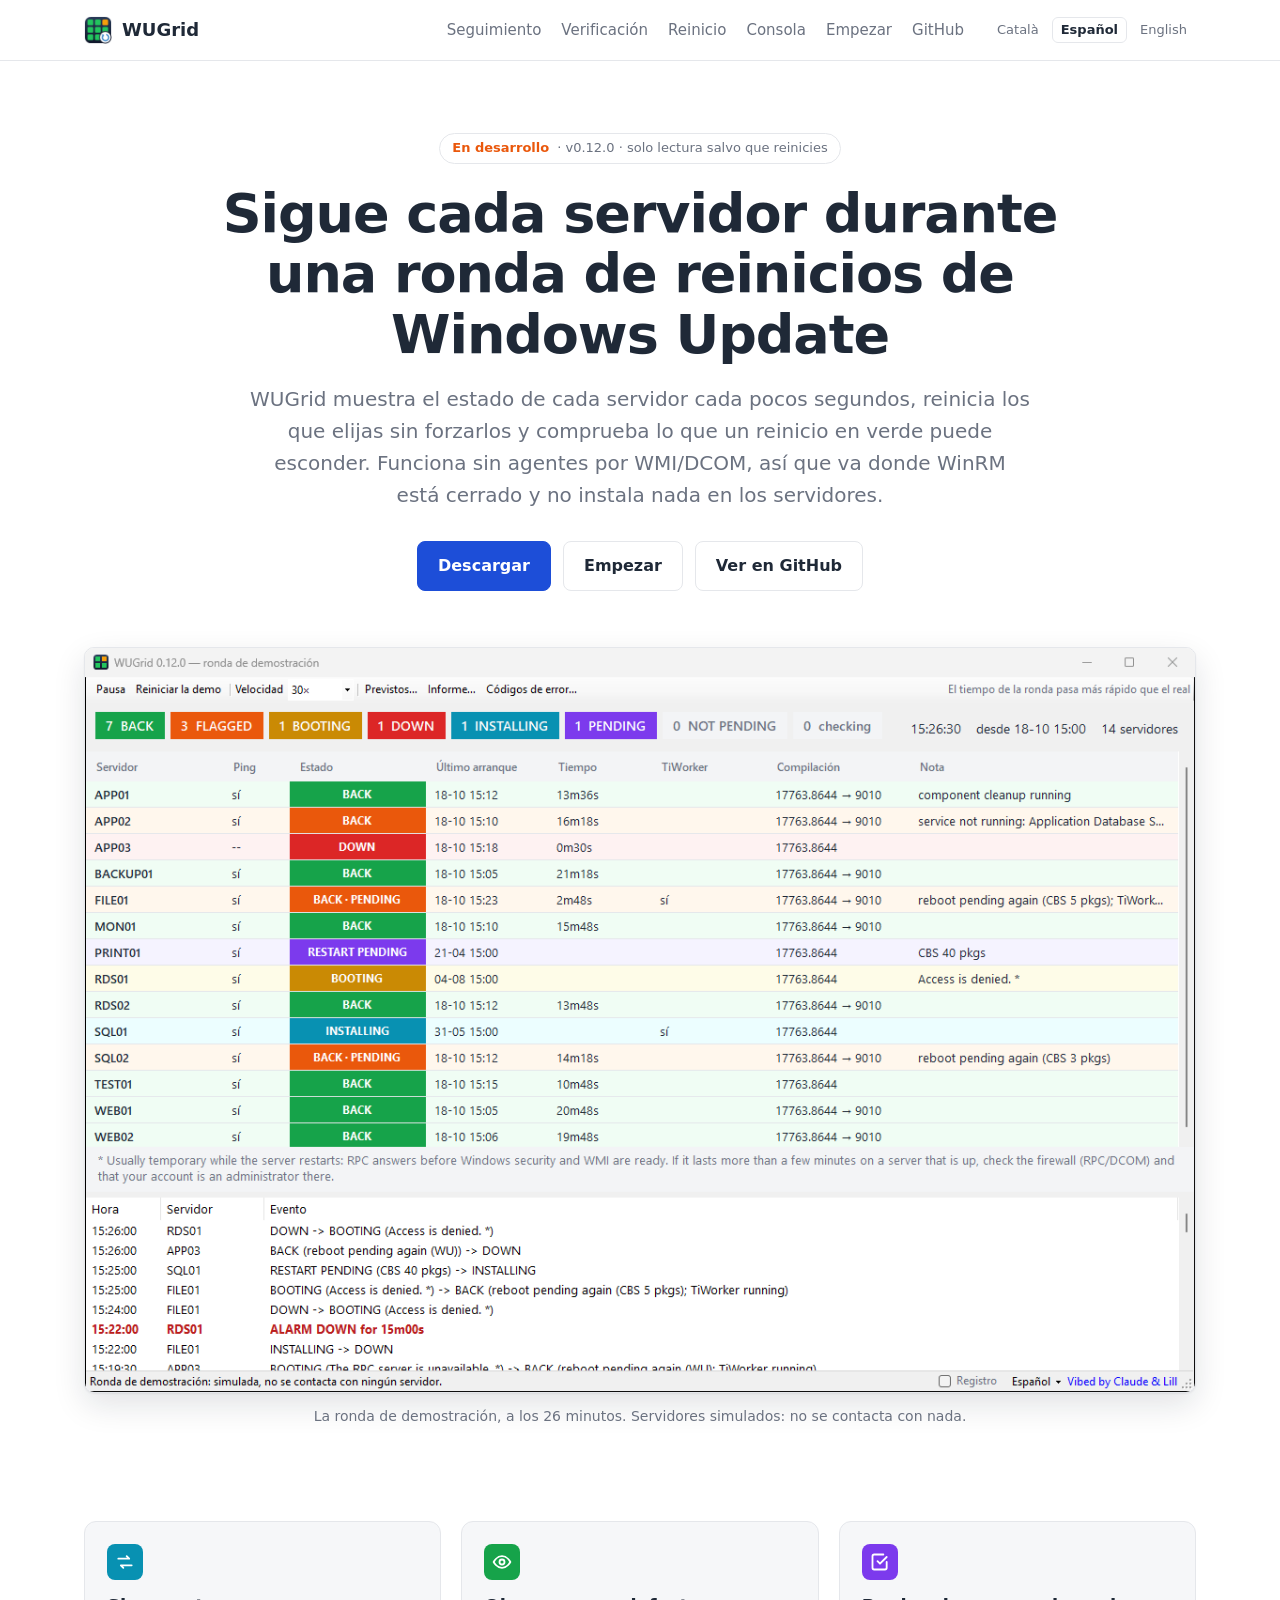
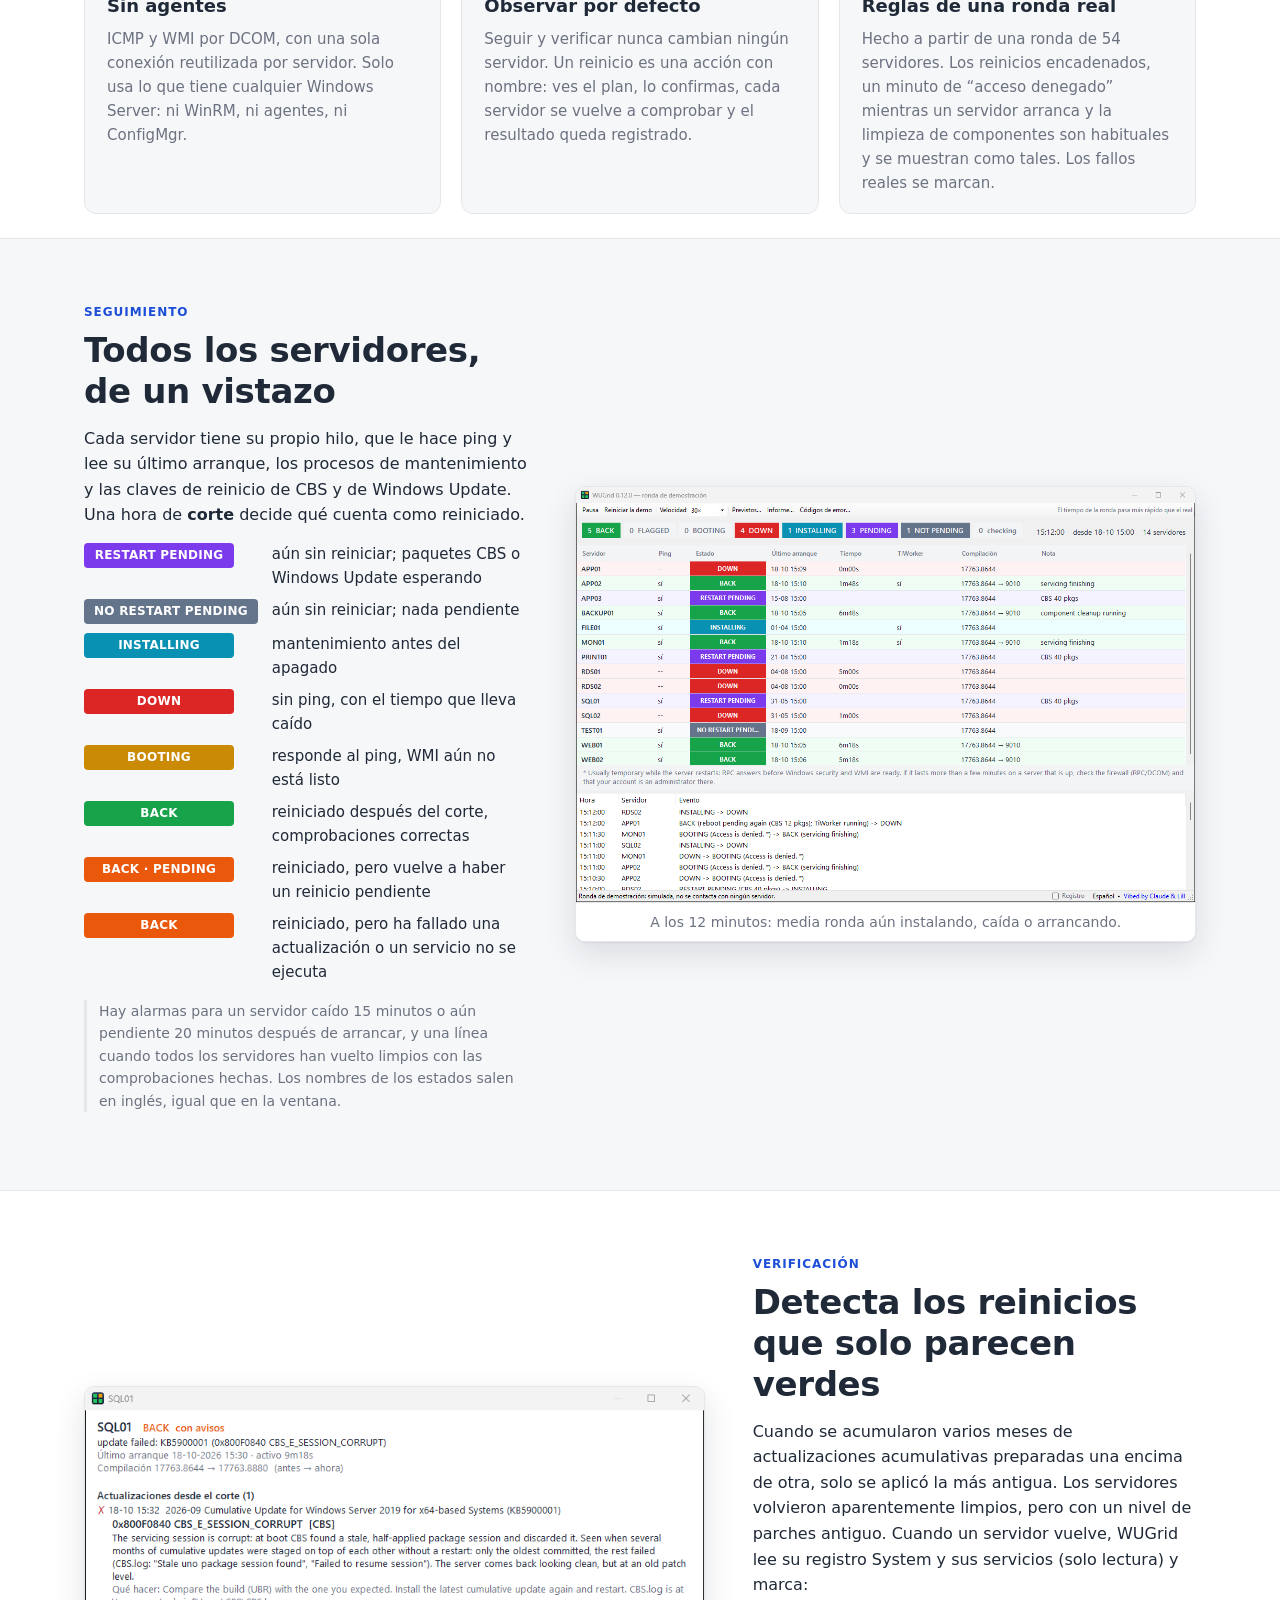
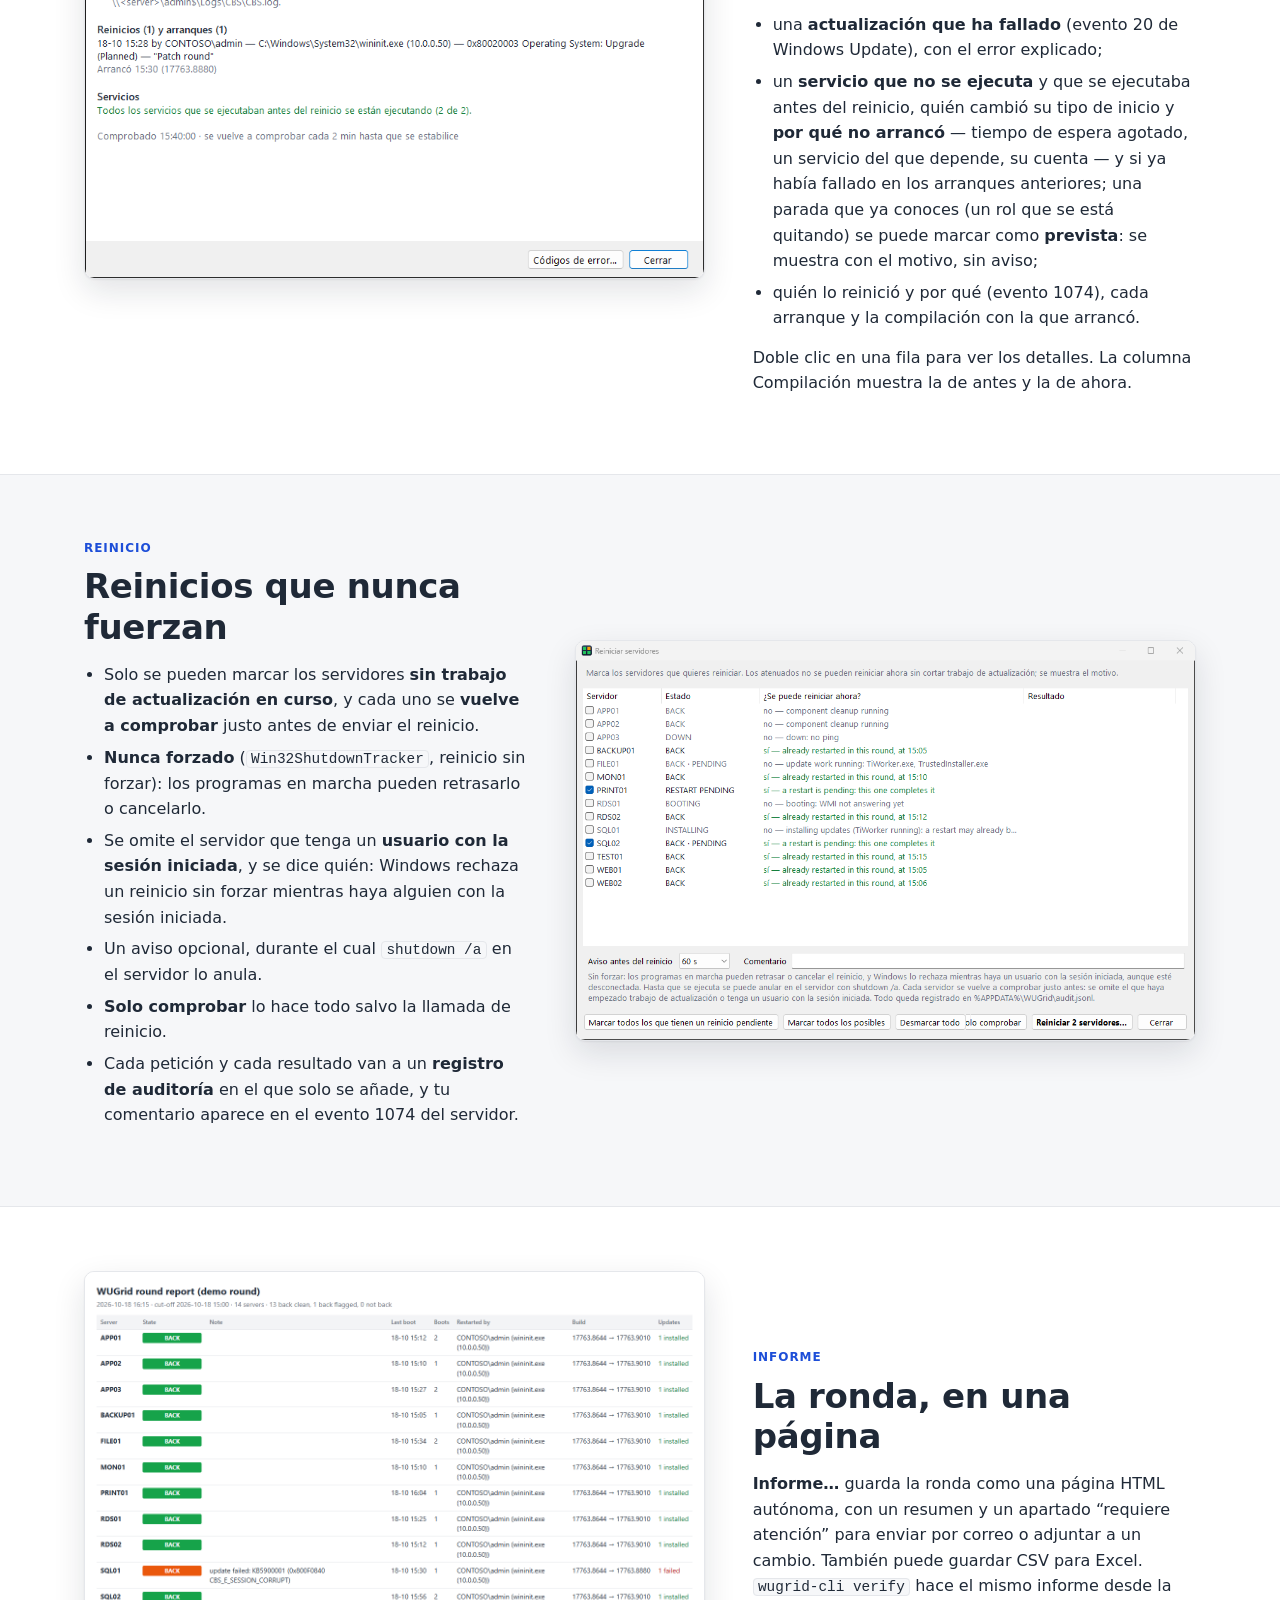
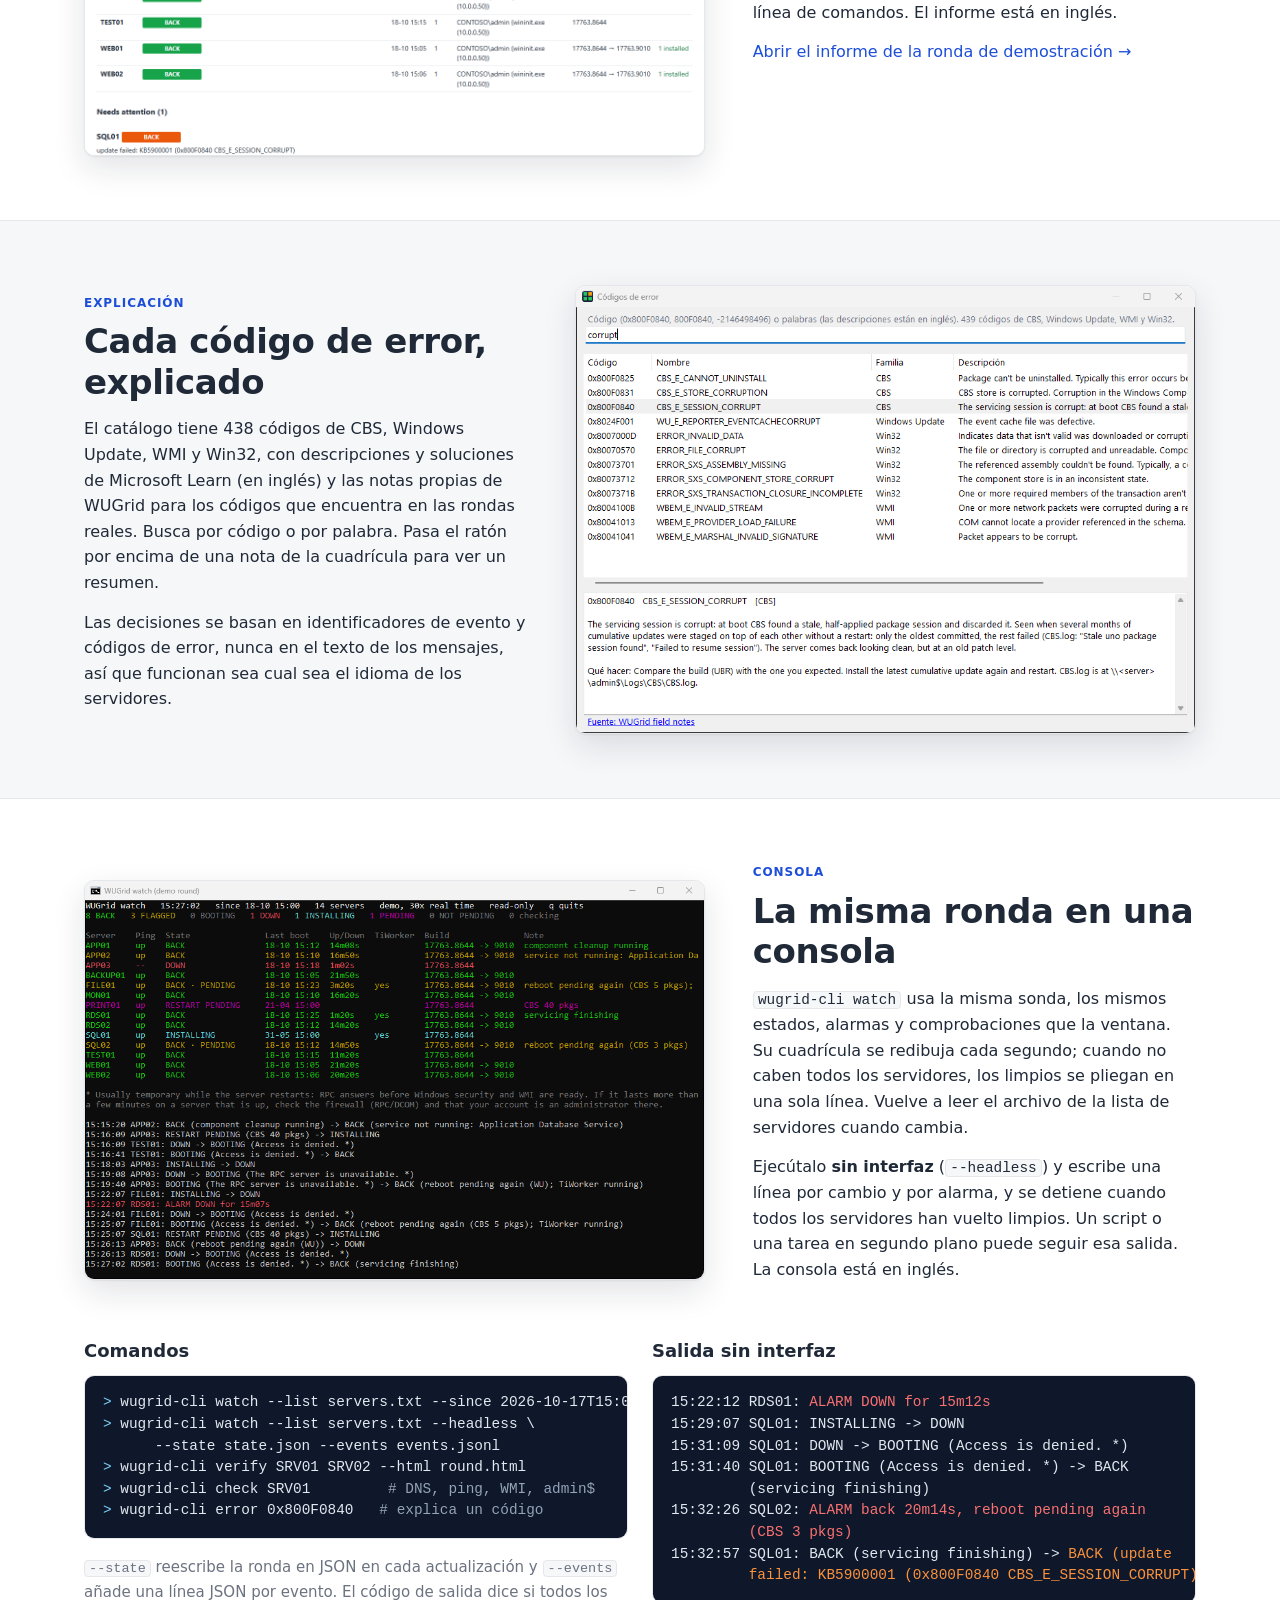
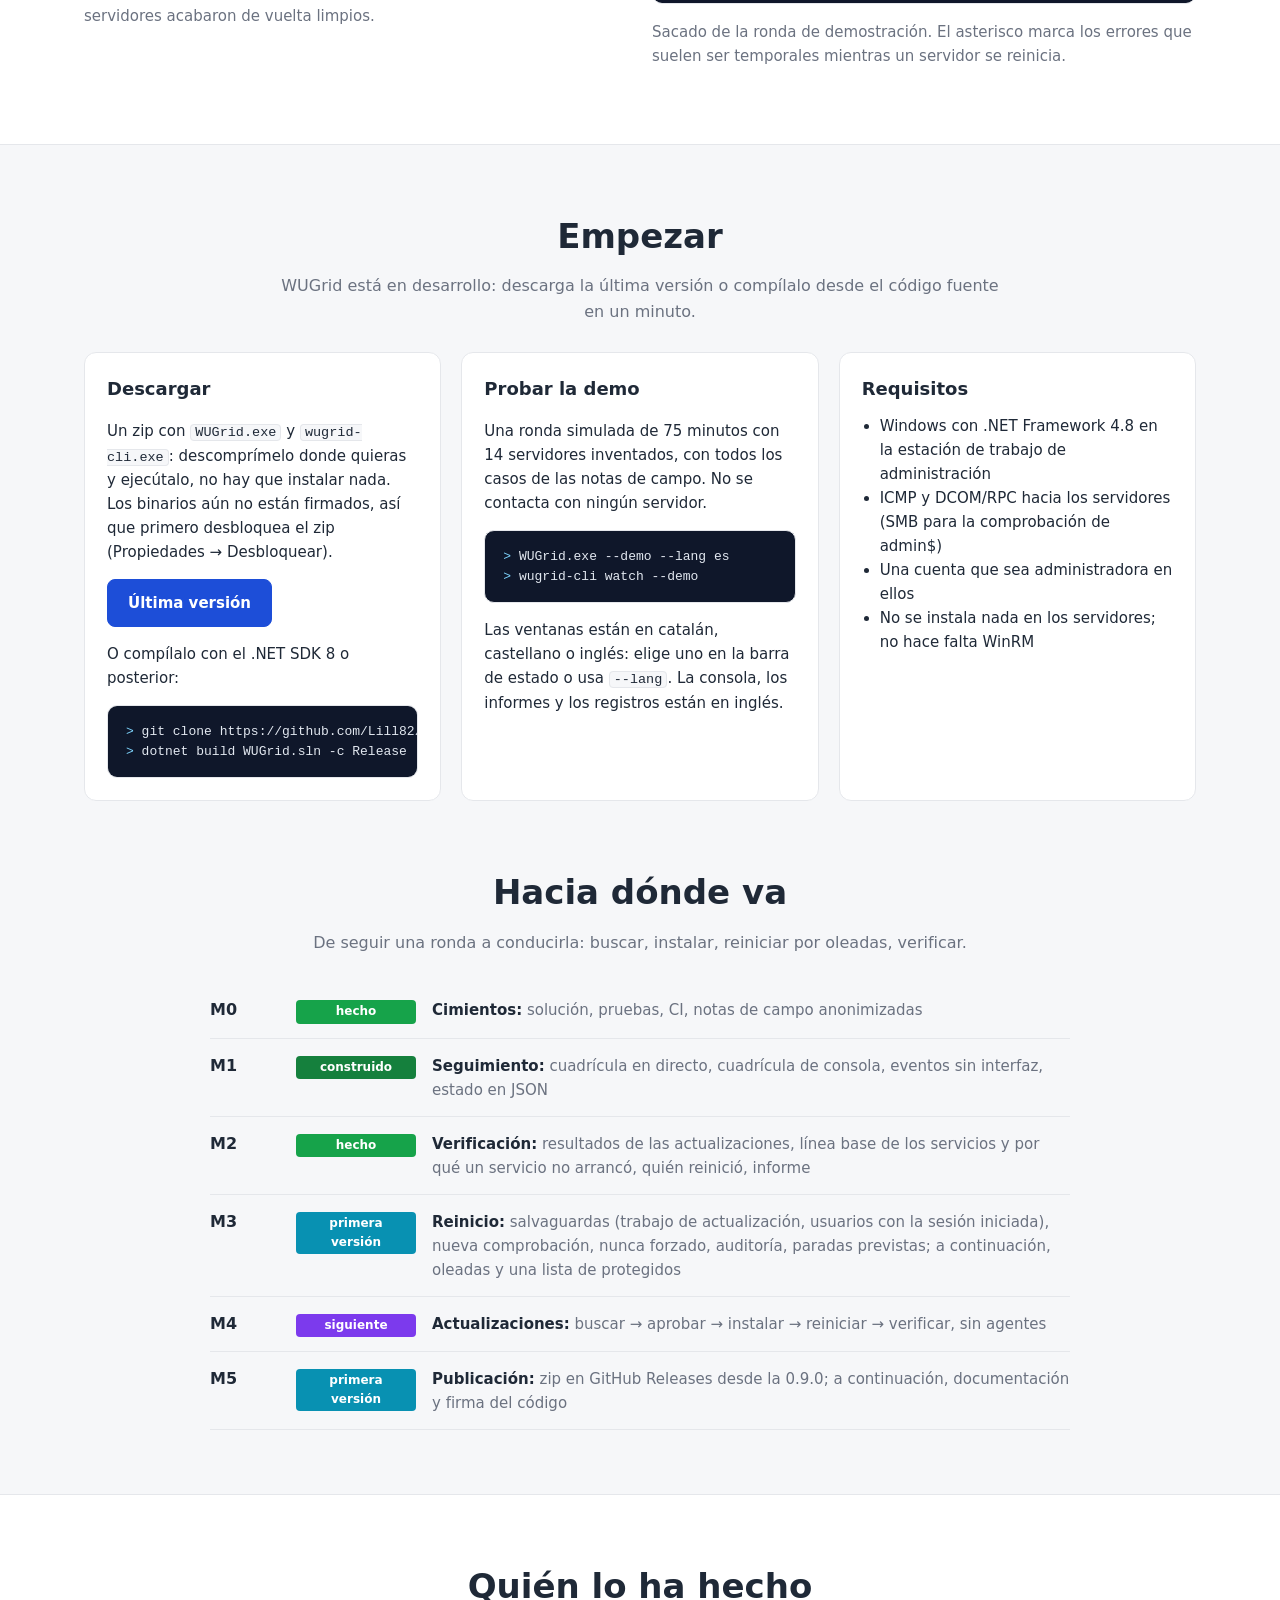
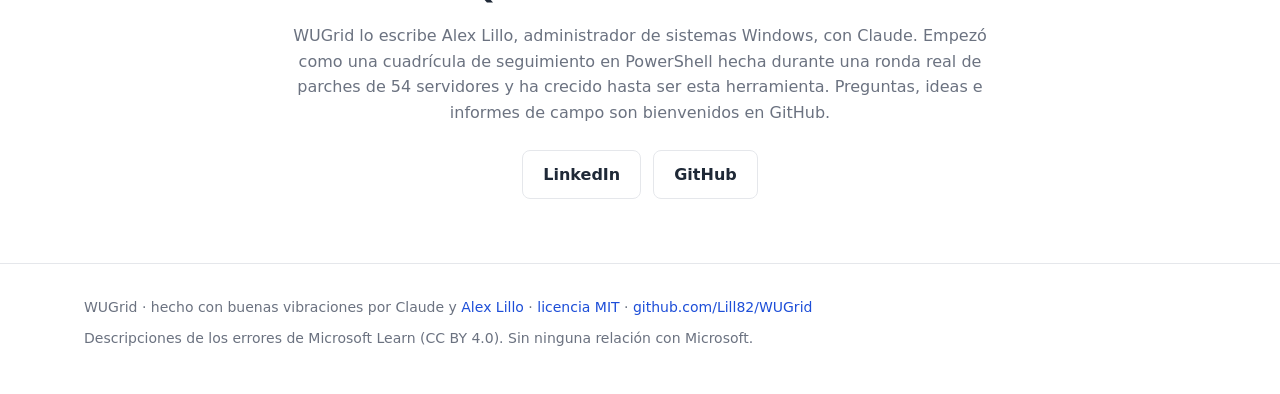
<file: site/es/index.html>
<!doctype html>
<html lang="es">
<head>
<meta charset="utf-8">
<meta name="viewport" content="width=device-width, initial-scale=1">
<title>WUGrid — rondas de Windows Update para servidores</title>
<meta name="description" content="WUGrid sigue, reinicia y verifica una ronda de actualizaciones de Windows Server, en directo y sin agentes, por WMI/DCOM. Nacido de una ronda real de 54 servidores.">
<link rel="icon" type="image/png" href="../img/icon.png">
<link rel="stylesheet" href="../style.css">
<link rel="alternate" hreflang="ca" href="../">
<link rel="alternate" hreflang="es" href="./">
<link rel="alternate" hreflang="en" href="../en/">
<link rel="alternate" hreflang="x-default" href="../">
</head>
<body>

<header class="top">
  <div class="wrap">
    <a class="brand" href="#"><img src="../img/icon.png" alt="" width="28" height="28">WUGrid</a>
    <nav>
      <a href="#watch">Seguimiento</a>
      <a href="#verify">Verificación</a>
      <a href="#restart">Reinicio</a>
      <a href="#console">Consola</a>
      <a href="#start">Empezar</a>
      <a href="https://github.com/Lill82/WUGrid">GitHub</a>
    </nav>
    <div class="langs" aria-label="Idioma">
      <a href="../" hreflang="ca" lang="ca">Català</a>
      <a href="./" hreflang="es" lang="es" aria-current="page">Español</a>
      <a href="../en/" hreflang="en" lang="en">English</a>
    </div>
  </div>
</header>

<main>
  <section class="hero">
    <div class="wrap">
      <div class="badge"><b>En desarrollo</b> · v0.12.0 · solo lectura salvo que reinicies</div>
      <h1>Sigue cada servidor durante una ronda de reinicios de Windows&nbsp;Update</h1>
      <p class="lead">WUGrid muestra el estado de cada servidor cada pocos segundos, reinicia los que elijas sin
        forzarlos y comprueba lo que un reinicio en verde puede esconder. Funciona sin agentes por WMI/DCOM, así que va
        donde WinRM está cerrado y no instala nada en los servidores.</p>
      <div class="buttons">
        <a class="btn primary" href="https://github.com/Lill82/WUGrid/releases/latest">Descargar</a>
        <a class="btn" href="#start">Empezar</a>
        <a class="btn" href="https://github.com/Lill82/WUGrid">Ver en GitHub</a>
      </div>
      <figure class="shot">
        <a href="../img/es/grid.png"><img src="../img/es/grid.png" width="1182" height="792"
          alt="La ventana de WUGrid durante una ronda de demostración: catorce servidores coloreados según su estado (de vuelta, con avisos, arrancando, caído, instalando, reinicio pendiente), los recuentos arriba y los eventos de la ronda debajo."></a>
      </figure>
      <p class="caption">La ronda de demostración, a los 26 minutos. Servidores simulados: no se contacta con nada.</p>
    </div>
  </section>

  <div class="wrap">
    <div class="pillars">
      <div class="pillar">
        <div class="icon" style="background: var(--installing)"><svg width="20" height="20" viewBox="0 0 24 24" fill="none" stroke="currentColor" stroke-width="2.2" stroke-linecap="round" stroke-linejoin="round" aria-hidden="true"><path d="M4 8h13l-3-3M20 16H7l3 3"/></svg></div>
        <h3>Sin agentes</h3>
        <p>ICMP y WMI por DCOM, con una sola conexión reutilizada por servidor. Solo usa lo que tiene cualquier Windows
          Server: ni WinRM, ni agentes, ni ConfigMgr.</p>
      </div>
      <div class="pillar">
        <div class="icon" style="background: var(--back)"><svg width="20" height="20" viewBox="0 0 24 24" fill="none" stroke="currentColor" stroke-width="2.2" stroke-linecap="round" stroke-linejoin="round" aria-hidden="true"><path d="M2 12s3.6-7 10-7 10 7 10 7-3.6 7-10 7S2 12 2 12z"/><circle cx="12" cy="12" r="3"/></svg></div>
        <h3>Observar por defecto</h3>
        <p>Seguir y verificar nunca cambian ningún servidor. Un reinicio es una acción con nombre: ves el plan, lo
          confirmas, cada servidor se vuelve a comprobar y el resultado queda registrado.</p>
      </div>
      <div class="pillar">
        <div class="icon" style="background: var(--pending)"><svg width="20" height="20" viewBox="0 0 24 24" fill="none" stroke="currentColor" stroke-width="2.2" stroke-linecap="round" stroke-linejoin="round" aria-hidden="true"><path d="M9 11l3 3 8-8"/><path d="M20 12v7a2 2 0 0 1-2 2H5a2 2 0 0 1-2-2V5a2 2 0 0 1 2-2h11"/></svg></div>
        <h3>Reglas de una ronda real</h3>
        <p>Hecho a partir de una ronda de 54 servidores. Los reinicios encadenados, un minuto de “acceso denegado”
          mientras un servidor arranca y la limpieza de componentes son habituales y se muestran como tales. Los fallos
          reales se marcan.</p>
      </div>
    </div>
  </div>

  <section class="feature" id="watch">
    <div class="wrap row">
      <div class="text">
        <div class="eyebrow">Seguimiento</div>
        <h2>Todos los servidores, de un vistazo</h2>
        <p>Cada servidor tiene su propio hilo, que le hace ping y lee su último arranque, los procesos de mantenimiento y
          las claves de reinicio de CBS y de Windows Update. Una hora de <b>corte</b> decide qué cuenta como
          reiniciado.</p>
        <dl class="states">
          <dt><span class="chip c-pending">RESTART PENDING</span></dt><dd>aún sin reiniciar; paquetes CBS o Windows Update esperando</dd>
          <dt><span class="chip c-notpending">NO RESTART PENDING</span></dt><dd>aún sin reiniciar; nada pendiente</dd>
          <dt><span class="chip c-installing">INSTALLING</span></dt><dd>mantenimiento antes del apagado</dd>
          <dt><span class="chip c-down">DOWN</span></dt><dd>sin ping, con el tiempo que lleva caído</dd>
          <dt><span class="chip c-booting">BOOTING</span></dt><dd>responde al ping, WMI aún no está listo</dd>
          <dt><span class="chip c-back">BACK</span></dt><dd>reiniciado después del corte, comprobaciones correctas</dd>
          <dt><span class="chip c-flagged">BACK · PENDING</span></dt><dd>reiniciado, pero vuelve a haber un reinicio pendiente</dd>
          <dt><span class="chip c-flagged">BACK</span></dt><dd>reiniciado, pero ha fallado una actualización o un servicio no se ejecuta</dd>
        </dl>
        <p class="note" style="margin-top:16px">Hay alarmas para un servidor caído 15 minutos o aún pendiente 20 minutos
          después de arrancar, y una línea cuando todos los servidores han vuelto limpios con las comprobaciones hechas.
          Los nombres de los estados salen en inglés, igual que en la ventana.</p>
      </div>
      <figure class="shot">
        <a href="../img/es/grid-early.png"><img src="../img/es/grid-early.png" width="1182" height="792" loading="lazy"
          alt="La cuadrícula a los 12 minutos de la ronda de demostración: servidores instalando, caídos, arrancando, de vuelta, con un reinicio pendiente o sin él."></a>
        <figcaption>A los 12 minutos: media ronda aún instalando, caída o arrancando.</figcaption>
      </figure>
    </div>
  </section>

  <section class="feature" id="verify">
    <div class="wrap row flip">
      <div class="text">
        <div class="eyebrow">Verificación</div>
        <h2>Detecta los reinicios que solo parecen verdes</h2>
        <p>Cuando se acumularon varios meses de actualizaciones acumulativas preparadas una encima de otra, solo se
          aplicó la más antigua. Los servidores volvieron aparentemente limpios, pero con un nivel de parches antiguo.
          Cuando un servidor vuelve, WUGrid lee su registro System y sus servicios (solo lectura) y marca:</p>
        <ul>
          <li>una <b>actualización que ha fallado</b> (evento 20 de Windows Update), con el error explicado;</li>
          <li>un <b>servicio que no se ejecuta</b> y que se ejecutaba antes del reinicio, quién cambió su tipo de inicio
            y <b>por qué no arrancó</b> — tiempo de espera agotado, un servicio del que depende, su cuenta — y si ya
            había fallado en los arranques anteriores; una parada que ya conoces (un rol que se está quitando) se puede
            marcar como <b>prevista</b>: se muestra con el motivo, sin aviso;</li>
          <li>quién lo reinició y por qué (evento 1074), cada arranque y la compilación con la que arrancó.</li>
        </ul>
        <p>Doble clic en una fila para ver los detalles. La columna Compilación muestra la de antes y la de ahora.</p>
      </div>
      <figure class="shot">
        <a href="../img/es/details.png"><img src="../img/es/details.png" width="822" height="652" loading="lazy"
          alt="Detalles de SQL01: de vuelta pero con avisos, la actualización acumulativa 2026-09 ha fallado con 0x800F0840 CBS_E_SESSION_CORRUPT, el error explicado con qué hacer, el reinicio hecho por un administrador, un arranque, todos los servicios en marcha."></a>
      </figure>
    </div>
  </section>

  <section class="feature" id="restart">
    <div class="wrap row">
      <div class="text">
        <div class="eyebrow">Reinicio</div>
        <h2>Reinicios que nunca fuerzan</h2>
        <ul>
          <li>Solo se pueden marcar los servidores <b>sin trabajo de actualización en curso</b>, y cada uno se <b>vuelve a
            comprobar</b> justo antes de enviar el reinicio.</li>
          <li><b>Nunca forzado</b> (<code>Win32ShutdownTracker</code>, reinicio sin forzar): los programas en marcha
            pueden retrasarlo o cancelarlo.</li>
          <li>Se omite el servidor que tenga un <b>usuario con la sesión iniciada</b>, y se dice quién: Windows rechaza
            un reinicio sin forzar mientras haya alguien con la sesión iniciada.</li>
          <li>Un aviso opcional, durante el cual <code>shutdown /a</code> en el servidor lo anula.</li>
          <li><b>Solo comprobar</b> lo hace todo salvo la llamada de reinicio.</li>
          <li>Cada petición y cada resultado van a un <b>registro de auditoría</b> en el que solo se añade, y tu
            comentario aparece en el evento 1074 del servidor.</li>
        </ul>
      </div>
      <figure class="shot">
        <a href="../img/es/reboot.png"><img src="../img/es/reboot.png" width="982" height="632" loading="lazy"
          alt="La ventana Reiniciar servidores: cada servidor con si se puede reiniciar ahora y por qué no (limpieza de componentes, caído, arrancando, instalando actualizaciones), dos servidores con un reinicio pendiente marcados, las opciones de aviso y de comentario y los botones Solo comprobar y Reiniciar."></a>
      </figure>
    </div>
  </section>

  <section class="feature" id="report">
    <div class="wrap row flip">
      <div class="text">
        <div class="eyebrow">Informe</div>
        <h2>La ronda, en una página</h2>
        <p><b>Informe…</b> guarda la ronda como una página HTML autónoma, con un resumen y un apartado “requiere
          atención” para enviar por correo o adjuntar a un cambio. También puede guardar CSV para Excel.
          <code>wugrid-cli verify</code> hace el mismo informe desde la línea de comandos. El informe está en inglés.</p>
        <p><a href="../sample-report.html">Abrir el informe de la ronda de demostración →</a></p>
      </div>
      <figure class="shot">
        <a href="../sample-report.html"><img src="../img/report.png" width="1280" height="1000" loading="lazy"
          alt="El informe HTML de la ronda: catorce servidores con el estado, el último arranque, los arranques, quién los reinició, la compilación de antes y de ahora y las actualizaciones instaladas, y un apartado requiere atención con la actualización fallida de SQL01."></a>
      </figure>
    </div>
  </section>

  <section class="feature" id="errors">
    <div class="wrap row">
      <div class="text">
        <div class="eyebrow">Explicación</div>
        <h2>Cada código de error, explicado</h2>
        <p>El catálogo tiene 438 códigos de CBS, Windows Update, WMI y Win32, con descripciones y soluciones de
          Microsoft Learn (en inglés) y las notas propias de WUGrid para los códigos que encuentra en las rondas reales.
          Busca por código o por palabra. Pasa el ratón por encima de una nota de la cuadrícula para ver un resumen.</p>
        <p>Las decisiones se basan en identificadores de evento y códigos de error, nunca en el texto de los mensajes,
          así que funcionan sea cual sea el idioma de los servidores.</p>
      </div>
      <figure class="shot">
        <a href="../img/es/errors.png"><img src="../img/es/errors.png" width="902" height="652" loading="lazy"
          alt="La ventana Códigos de error buscando la palabra corrupt: códigos de CBS, Windows Update, Win32 y WMI, con 0x800F0840 seleccionado y explicado."></a>
      </figure>
    </div>
  </section>

  <section class="feature" id="console">
    <div class="wrap">
      <div class="row flip">
        <div class="text">
          <div class="eyebrow">Consola</div>
          <h2>La misma ronda en una consola</h2>
          <p><code>wugrid-cli watch</code> usa la misma sonda, los mismos estados, alarmas y comprobaciones que la
            ventana. Su cuadrícula se redibuja cada segundo; cuando no caben todos los servidores, los limpios se pliegan
            en una sola línea. Vuelve a leer el archivo de la lista de servidores cuando cambia.</p>
          <p>Ejecútalo <b>sin interfaz</b> (<code>--headless</code>) y escribe una línea por cambio y por alarma, y se
            detiene cuando todos los servidores han vuelto limpios. Un script o una tarea en segundo plano puede seguir
            esa salida. La consola está en inglés.</p>
        </div>
        <figure class="shot">
          <a href="../img/console.png"><img src="../img/console.png" width="994" height="640" loading="lazy"
            alt="wugrid-cli watch en una ventana de consola: los mismos catorce servidores en filas de colores con los recuentos, la nota sobre los errores temporales y los últimos eventos."></a>
        </figure>
      </div>
      <div class="cli-grid">
        <div>
          <h3>Comandos</h3>
<pre class="term"><span class="p">&gt;</span> wugrid-cli watch --list servers.txt --since 2026-10-17T15:00
<span class="p">&gt;</span> wugrid-cli watch --list servers.txt --headless \
      --state state.json --events events.jsonl
<span class="p">&gt;</span> wugrid-cli verify SRV01 SRV02 --html round.html
<span class="p">&gt;</span> wugrid-cli check SRV01         <span class="c"># DNS, ping, WMI, admin$</span>
<span class="p">&gt;</span> wugrid-cli error 0x800F0840   <span class="c"># explica un código</span></pre>
          <p><code>--state</code> reescribe la ronda en JSON en cada actualización y <code>--events</code> añade una
            línea JSON por evento. El código de salida dice si todos los servidores acabaron de vuelta limpios.</p>
        </div>
        <div>
          <h3>Salida sin interfaz</h3>
<pre class="term">15:22:12 RDS01: <span class="alarm">ALARM DOWN for 15m12s</span>
15:29:07 SQL01: INSTALLING -&gt; DOWN
15:31:09 SQL01: DOWN -&gt; BOOTING (Access is denied. *)
15:31:40 SQL01: BOOTING (Access is denied. *) -&gt; BACK
         (servicing finishing)
15:32:26 SQL02: <span class="alarm">ALARM back 20m14s, reboot pending again</span>
         <span class="alarm">(CBS 3 pkgs)</span>
15:32:57 SQL01: BACK (servicing finishing) -&gt; <span class="flag">BACK (update</span>
         <span class="flag">failed: KB5900001 (0x800F0840 CBS_E_SESSION_CORRUPT))</span></pre>
          <p>Sacado de la ronda de demostración. El asterisco marca los errores que suelen ser temporales mientras un
            servidor se reinicia.</p>
        </div>
      </div>
    </div>
  </section>

  <section class="feature" id="start">
    <div class="wrap">
      <div class="center">
        <h2>Empezar</h2>
        <p class="sub">WUGrid está en desarrollo: descarga la última versión o compílalo desde el código fuente en un
          minuto.</p>
      </div>
      <div class="cards">
        <div class="card">
          <h3>Descargar</h3>
          <p>Un zip con <code>WUGrid.exe</code> y <code>wugrid-cli.exe</code>: descomprímelo donde quieras y ejecútalo,
            no hay que instalar nada. Los binarios aún no están firmados, así que primero desbloquea el zip (Propiedades →
            Desbloquear).</p>
          <p><a class="btn primary" href="https://github.com/Lill82/WUGrid/releases/latest">Última versión</a></p>
          <p>O compílalo con el .NET SDK 8 o posterior:</p>
<pre class="term"><span class="p">&gt;</span> git clone https://github.com/Lill82/WUGrid
<span class="p">&gt;</span> dotnet build WUGrid.sln -c Release</pre>
        </div>
        <div class="card">
          <h3>Probar la demo</h3>
          <p>Una ronda simulada de 75 minutos con 14 servidores inventados, con todos los casos de las notas de campo. No
            se contacta con ningún servidor.</p>
<pre class="term"><span class="p">&gt;</span> WUGrid.exe --demo --lang es
<span class="p">&gt;</span> wugrid-cli watch --demo</pre>
          <p>Las ventanas están en catalán, castellano o inglés: elige uno en la barra de estado o usa
            <code>--lang</code>. La consola, los informes y los registros están en inglés.</p>
        </div>
        <div class="card">
          <h3>Requisitos</h3>
          <ul>
            <li>Windows con .NET Framework 4.8 en la estación de trabajo de administración</li>
            <li>ICMP y DCOM/RPC hacia los servidores (SMB para la comprobación de admin$)</li>
            <li>Una cuenta que sea administradora en ellos</li>
            <li>No se instala nada en los servidores; no hace falta WinRM</li>
          </ul>
        </div>
      </div>

      <div class="center" style="margin-top:64px">
        <h2>Hacia dónde va</h2>
        <p class="sub">De seguir una ronda a conducirla: buscar, instalar, reiniciar por oleadas, verificar.</p>
      </div>
      <ol class="roadmap">
        <li><span class="m">M0</span><span class="s done">hecho</span><span class="d"><b>Cimientos:</b> solución, pruebas, CI, notas de campo anonimizadas</span></li>
        <li><span class="m">M1</span><span class="s built">construido</span><span class="d"><b>Seguimiento:</b> cuadrícula en directo, cuadrícula de consola, eventos sin interfaz, estado en JSON</span></li>
        <li><span class="m">M2</span><span class="s done">hecho</span><span class="d"><b>Verificación:</b> resultados de las actualizaciones, línea base de los servicios y por qué un servicio no arrancó, quién reinició, informe</span></li>
        <li><span class="m">M3</span><span class="s cut">primera versión</span><span class="d"><b>Reinicio:</b> salvaguardas (trabajo de actualización, usuarios con la sesión iniciada), nueva comprobación, nunca forzado, auditoría, paradas previstas; a continuación, oleadas y una lista de protegidos</span></li>
        <li><span class="m">M4</span><span class="s next">siguiente</span><span class="d"><b>Actualizaciones:</b> buscar → aprobar → instalar → reiniciar → verificar, sin agentes</span></li>
        <li><span class="m">M5</span><span class="s cut">primera versión</span><span class="d"><b>Publicación:</b> zip en GitHub Releases desde la 0.9.0; a continuación, documentación y firma del código</span></li>
      </ol>
    </div>
  </section>
  <section class="feature" id="author">
    <div class="wrap">
      <div class="center">
        <h2>Quién lo ha hecho</h2>
        <p class="sub">WUGrid lo escribe Alex Lillo, administrador de sistemas Windows, con Claude. Empezó como una
          cuadrícula de seguimiento en PowerShell hecha durante una ronda real de parches de 54 servidores y ha crecido
          hasta ser esta herramienta. Preguntas, ideas e informes de campo son bienvenidos en GitHub.</p>
        <p class="author-links">
          <a class="btn" href="https://www.linkedin.com/in/alex-lillo-cst/" rel="author">LinkedIn</a>
          <a class="btn" href="https://github.com/Lill82">GitHub</a>
        </p>
      </div>
    </div>
  </section>
</main>

<footer>
  <div class="wrap">
    <span>WUGrid · hecho con buenas vibraciones por Claude y <a href="#author">Alex Lillo</a> · <a href="https://github.com/Lill82/WUGrid/blob/main/LICENSE">licencia MIT</a> · <a href="https://github.com/Lill82/WUGrid">github.com/Lill82/WUGrid</a></span>
    <span>Descripciones de los errores de Microsoft Learn (CC BY 4.0). Sin ninguna relación con Microsoft.</span>
  </div>
</footer>

</body>
</html>
</file>
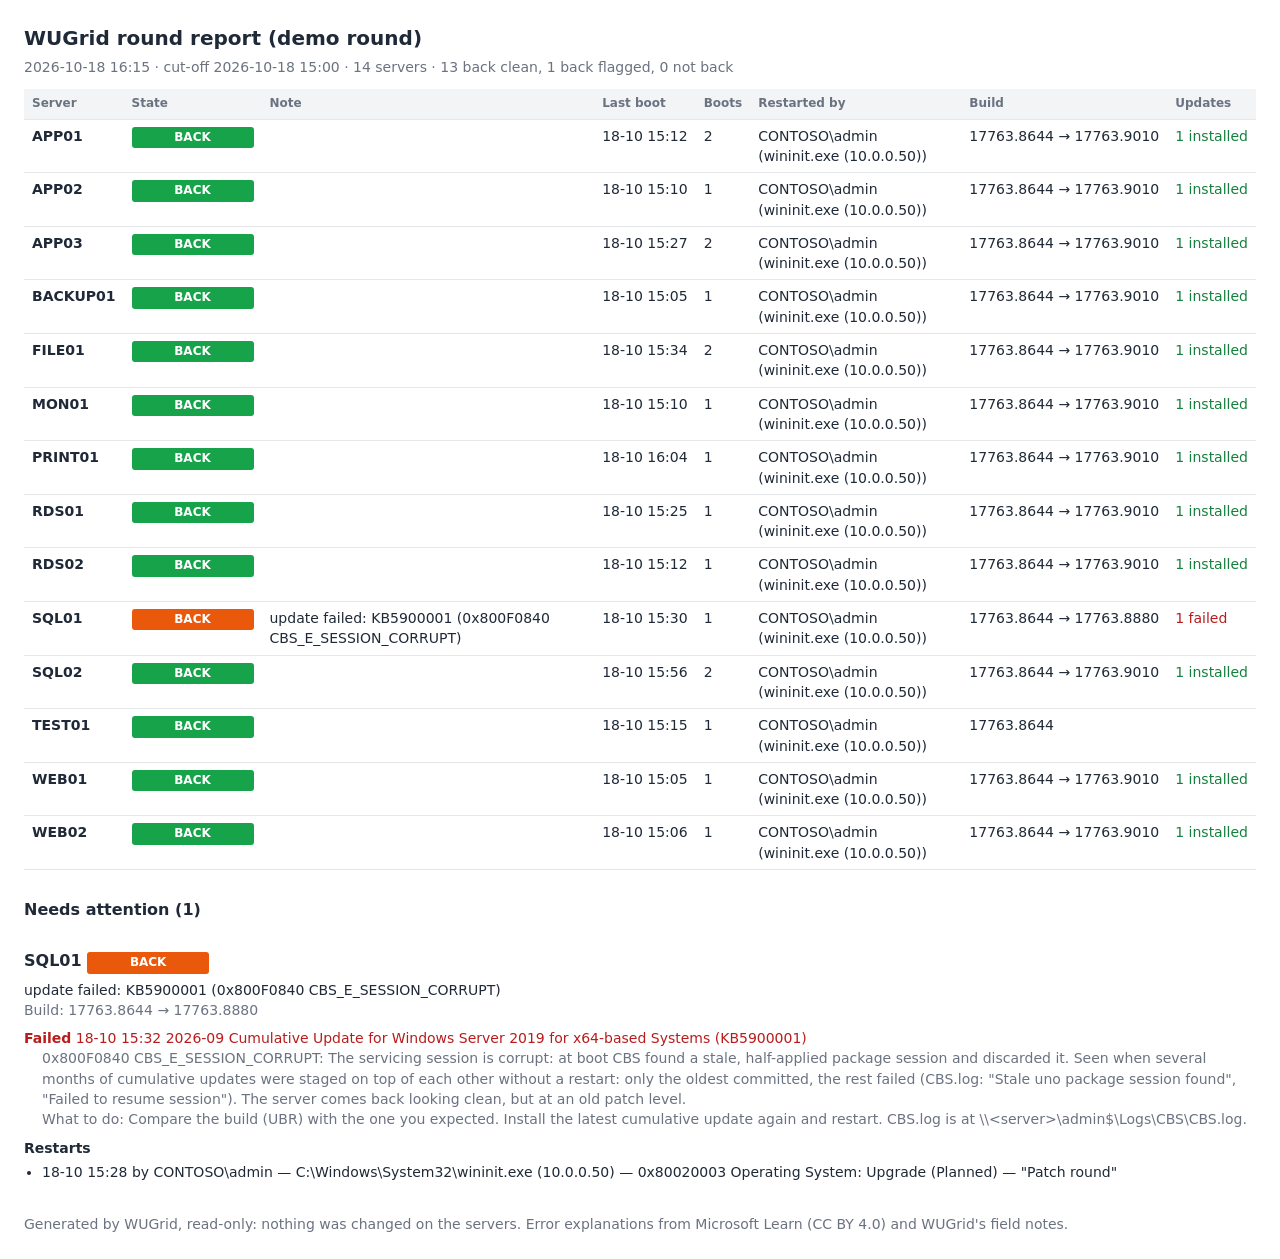
<file: site/sample-report.html>
﻿<!doctype html><html><head><meta charset="utf-8"><title>WUGrid round report (demo round)</title><style>body{font:14px/1.45 'Segoe UI',system-ui,sans-serif;color:#1f2937;margin:24px;max-width:1400px}h1{font-size:20px;margin:0 0 4px}h2{font-size:16px;margin:28px 0 6px}.muted{color:#6b7280}table{border-collapse:collapse;width:100%;margin-top:12px}th,td{text-align:left;padding:6px 8px;border-bottom:1px solid #e5e7eb;vertical-align:top}th{background:#f3f4f6;color:#6b7280;font-weight:600;font-size:12px}td:nth-child(4),td:nth-child(5),td:nth-child(7),td:nth-child(8){white-space:nowrap}.s{display:inline-block;min-width:110px;text-align:center;color:#fff;font-weight:700;font-size:12px;padding:2px 6px;border-radius:3px}.ok{background:#16a34a}.flag{background:#ea580c}.down{background:#dc2626}.boot{background:#ca8a04}.inst{background:#0891b2}.nr{background:#7c3aed}.np{background:#64748b}.chk{background:#9ca3af}.bad{color:#b91c1c}.good{color:#15803d}ul{margin:4px 0 0 18px;padding:0}</style></head><body><h1>WUGrid round report (demo round)</h1><div class="muted">2026-10-18 16:15 &#183; cut-off 2026-10-18 15:00 &#183; 14 servers &#183; 13 back clean, 1 back flagged, 0 not back</div><table><tr><th>Server</th><th>State</th><th>Note</th><th>Last boot</th><th>Boots</th><th>Restarted by</th><th>Build</th><th>Updates</th></tr><tr><td><b>APP01</b></td><td><span class="s ok">BACK</span></td><td></td><td>18-10 15:12</td><td>2</td><td>CONTOSO\admin (wininit.exe (10.0.0.50))</td><td>17763.8644 → 17763.9010</td><td><span class="good">1 installed</span> </td></tr><tr><td><b>APP02</b></td><td><span class="s ok">BACK</span></td><td></td><td>18-10 15:10</td><td>1</td><td>CONTOSO\admin (wininit.exe (10.0.0.50))</td><td>17763.8644 → 17763.9010</td><td><span class="good">1 installed</span> </td></tr><tr><td><b>APP03</b></td><td><span class="s ok">BACK</span></td><td></td><td>18-10 15:27</td><td>2</td><td>CONTOSO\admin (wininit.exe (10.0.0.50))</td><td>17763.8644 → 17763.9010</td><td><span class="good">1 installed</span> </td></tr><tr><td><b>BACKUP01</b></td><td><span class="s ok">BACK</span></td><td></td><td>18-10 15:05</td><td>1</td><td>CONTOSO\admin (wininit.exe (10.0.0.50))</td><td>17763.8644 → 17763.9010</td><td><span class="good">1 installed</span> </td></tr><tr><td><b>FILE01</b></td><td><span class="s ok">BACK</span></td><td></td><td>18-10 15:34</td><td>2</td><td>CONTOSO\admin (wininit.exe (10.0.0.50))</td><td>17763.8644 → 17763.9010</td><td><span class="good">1 installed</span> </td></tr><tr><td><b>MON01</b></td><td><span class="s ok">BACK</span></td><td></td><td>18-10 15:10</td><td>1</td><td>CONTOSO\admin (wininit.exe (10.0.0.50))</td><td>17763.8644 → 17763.9010</td><td><span class="good">1 installed</span> </td></tr><tr><td><b>PRINT01</b></td><td><span class="s ok">BACK</span></td><td></td><td>18-10 16:04</td><td>1</td><td>CONTOSO\admin (wininit.exe (10.0.0.50))</td><td>17763.8644 → 17763.9010</td><td><span class="good">1 installed</span> </td></tr><tr><td><b>RDS01</b></td><td><span class="s ok">BACK</span></td><td></td><td>18-10 15:25</td><td>1</td><td>CONTOSO\admin (wininit.exe (10.0.0.50))</td><td>17763.8644 → 17763.9010</td><td><span class="good">1 installed</span> </td></tr><tr><td><b>RDS02</b></td><td><span class="s ok">BACK</span></td><td></td><td>18-10 15:12</td><td>1</td><td>CONTOSO\admin (wininit.exe (10.0.0.50))</td><td>17763.8644 → 17763.9010</td><td><span class="good">1 installed</span> </td></tr><tr><td><b>SQL01</b></td><td><span class="s flag">BACK</span></td><td>update failed: KB5900001 (0x800F0840 CBS_E_SESSION_CORRUPT)</td><td>18-10 15:30</td><td>1</td><td>CONTOSO\admin (wininit.exe (10.0.0.50))</td><td>17763.8644 → 17763.8880</td><td><span class="bad">1 failed</span></td></tr><tr><td><b>SQL02</b></td><td><span class="s ok">BACK</span></td><td></td><td>18-10 15:56</td><td>2</td><td>CONTOSO\admin (wininit.exe (10.0.0.50))</td><td>17763.8644 → 17763.9010</td><td><span class="good">1 installed</span> </td></tr><tr><td><b>TEST01</b></td><td><span class="s ok">BACK</span></td><td></td><td>18-10 15:15</td><td>1</td><td>CONTOSO\admin (wininit.exe (10.0.0.50))</td><td>17763.8644</td><td></td></tr><tr><td><b>WEB01</b></td><td><span class="s ok">BACK</span></td><td></td><td>18-10 15:05</td><td>1</td><td>CONTOSO\admin (wininit.exe (10.0.0.50))</td><td>17763.8644 → 17763.9010</td><td><span class="good">1 installed</span> </td></tr><tr><td><b>WEB02</b></td><td><span class="s ok">BACK</span></td><td></td><td>18-10 15:06</td><td>1</td><td>CONTOSO\admin (wininit.exe (10.0.0.50))</td><td>17763.8644 → 17763.9010</td><td><span class="good">1 installed</span> </td></tr></table><h2>Needs attention (1)</h2><h2>SQL01 <span class="s flag">BACK</span></h2><div>update failed: KB5900001 (0x800F0840 CBS_E_SESSION_CORRUPT)</div><div class="muted">Build: 17763.8644 → 17763.8880</div><div class="bad" style="margin-top:8px"><b>Failed</b> 18-10 15:32 2026-09 Cumulative Update for Windows Server 2019 for x64-based Systems (KB5900001)</div><div class="muted" style="margin-left:18px">0x800F0840 CBS_E_SESSION_CORRUPT: The servicing session is corrupt: at boot CBS found a stale, half-applied package session and discarded it. Seen when several months of cumulative updates were staged on top of each other without a restart: only the oldest committed, the rest failed (CBS.log: &quot;Stale uno package session found&quot;, &quot;Failed to resume session&quot;). The server comes back looking clean, but at an old patch level.<br>What to do: Compare the build (UBR) with the one you expected. Install the latest cumulative update again and restart. CBS.log is at \\&lt;server&gt;\admin$\Logs\CBS\CBS.log.</div><div style="margin-top:8px"><b>Restarts</b><ul><li>18-10 15:28 by CONTOSO\admin — C:\Windows\System32\wininit.exe (10.0.0.50) — 0x80020003 Operating System: Upgrade (Planned) — &quot;Patch round&quot;</li></ul></div><p class="muted" style="margin-top:32px">Generated by WUGrid, read-only: nothing was changed on the servers. Error explanations from Microsoft Learn (CC BY 4.0) and WUGrid's field notes.</p></body></html>
</file>
<file: site/style.css>
/* WUGrid project page: one stylesheet for the three languages (index.html = ca, es/, en/) */
:root {
  --bg: #ffffff;
  --bg-soft: #f6f7f9;
  --bg-card: #ffffff;
  --text: #1f2937;
  --muted: #6b7280;
  --line: #e5e7eb;
  --accent: #1d4ed8;
  --accent-soft: #eff6ff;
  --code-bg: #0f172a;
  --code-text: #e2e8f0;
  --shadow: 0 1px 2px rgba(15, 23, 42, .06), 0 12px 32px rgba(15, 23, 42, .12);
  --back: #16a34a; --flagged: #ea580c; --booting: #ca8a04; --down: #dc2626;
  --installing: #0891b2; --pending: #7c3aed; --notpending: #64748b; --checking: #9ca3af;
}
@media (prefers-color-scheme: dark) {
  :root {
    --bg: #0b1120;
    --bg-soft: #111827;
    --bg-card: #161f32;
    --text: #e5e7eb;
    --muted: #9ca3af;
    --line: #273248;
    --accent: #7aa2ff;
    --accent-soft: #172341;
    --code-bg: #060a14;
    --shadow: 0 1px 2px rgba(0, 0, 0, .3), 0 16px 40px rgba(0, 0, 0, .45);
  }
}
* { box-sizing: border-box; }
html { scroll-behavior: smooth; }
body {
  margin: 0;
  background: var(--bg);
  color: var(--text);
  font: 16px/1.6 "Segoe UI", system-ui, -apple-system, "Helvetica Neue", Arial, sans-serif;
  -webkit-font-smoothing: antialiased;
}
a { color: var(--accent); text-decoration: none; }
a:hover { text-decoration: underline; }
img { max-width: 100%; height: auto; display: block; }
code, pre { font-family: "Cascadia Mono", Consolas, "SFMono-Regular", Menlo, monospace; font-size: .9em; }
:not(pre) > code { background: var(--bg-soft); border: 1px solid var(--line); border-radius: 4px; padding: 0 .3em; }
.wrap { max-width: 1160px; margin: 0 auto; padding: 0 24px; }

/* Header */
.top { position: sticky; top: 0; z-index: 10; background: var(--bg); background: color-mix(in srgb, var(--bg) 88%, transparent); backdrop-filter: blur(8px); border-bottom: 1px solid var(--line); }
.top .wrap { display: flex; align-items: center; gap: 24px; height: 60px; }
.brand { display: flex; align-items: center; gap: 10px; font-weight: 700; font-size: 18px; color: var(--text); }
.brand img { width: 28px; height: 28px; }
.brand:hover { text-decoration: none; }
.top nav { display: flex; gap: 20px; margin-left: auto; font-size: 15px; }
.top nav a { color: var(--muted); }
.top nav a:hover { color: var(--text); text-decoration: none; }
.langs { display: flex; gap: 4px; font-size: 13px; }
.langs a { color: var(--muted); border: 1px solid transparent; border-radius: 6px; padding: 2px 8px; }
.langs a:hover { color: var(--text); text-decoration: none; }
.langs a[aria-current] { color: var(--text); border-color: var(--line); font-weight: 600; }

/* Hero */
.hero { padding: 72px 0 40px; text-align: center; }
.badge { display: inline-flex; gap: 8px; align-items: center; font-size: 13px; color: var(--muted); border: 1px solid var(--line); border-radius: 999px; padding: 4px 12px; margin-bottom: 20px; }
.badge b { color: var(--flagged); font-weight: 600; }
.hero h1 { font-size: clamp(34px, 5vw, 54px); line-height: 1.12; margin: 0 auto 18px; max-width: 900px; letter-spacing: -.02em; }
.hero p.lead { font-size: clamp(17px, 2vw, 20px); color: var(--muted); max-width: 780px; margin: 0 auto 30px; }
.buttons { display: flex; gap: 12px; justify-content: center; flex-wrap: wrap; }
.btn { display: inline-flex; align-items: center; gap: 8px; padding: 11px 20px; border-radius: 8px; font-weight: 600; border: 1px solid var(--line); color: var(--text); background: var(--bg-card); }
.btn:hover { text-decoration: none; border-color: var(--muted); }
.btn.primary { background: var(--accent); border-color: var(--accent); color: #fff; }
@media (prefers-color-scheme: dark) { .btn.primary { color: #0b1120; } }
.btn.primary:hover { filter: brightness(1.08); }
.hero .shot { margin: 56px auto 0; max-width: 1182px; }

/* Screenshots */
.shot { border-radius: 10px; overflow: hidden; box-shadow: var(--shadow); border: 1px solid var(--line); background: #fff; }
.shot a { display: block; }
figure { margin: 0; }
figure.shot figcaption { background: var(--bg-card); margin: 0; padding: 8px 12px; border-top: 1px solid var(--line); }
figcaption, .caption { font-size: 14px; color: var(--muted); margin-top: 12px; text-align: center; }

/* Pillars */
.pillars { display: grid; grid-template-columns: repeat(3, 1fr); gap: 20px; padding: 40px 0 24px; }
.pillar { background: var(--bg-soft); border: 1px solid var(--line); border-radius: 12px; padding: 22px 22px 18px; }
.pillar h3 { margin: 0 0 6px; font-size: 18px; }
.pillar p { margin: 0; color: var(--muted); font-size: 15px; }
.pillar .icon { width: 36px; height: 36px; border-radius: 8px; display: grid; place-items: center; margin-bottom: 12px; color: #fff; font-weight: 700; }

/* Feature rows */
section.feature { padding: 64px 0; border-top: 1px solid var(--line); }
section.feature:nth-of-type(even) { background: var(--bg-soft); }
.row { display: grid; grid-template-columns: 5fr 7fr; gap: 48px; align-items: center; }
.row.flip { grid-template-columns: 7fr 5fr; }
.row.flip .text { order: 2; }
.row > *, .cli-grid > *, .cards > * { min-width: 0; }   /* wide code blocks scroll instead of widening the column */
.eyebrow { text-transform: uppercase; letter-spacing: .08em; font-size: 12px; font-weight: 700; color: var(--accent); margin-bottom: 8px; }
.text h2 { font-size: clamp(26px, 3vw, 34px); line-height: 1.2; margin: 0 0 14px; letter-spacing: -.01em; }
.text p { margin: 0 0 14px; }
.text ul { margin: 0 0 14px; padding-left: 20px; }
.text li { margin-bottom: 6px; }
.note { font-size: 14px; color: var(--muted); border-left: 3px solid var(--line); padding-left: 12px; }

/* States */
.states { display: grid; grid-template-columns: max-content 1fr; gap: 8px 14px; align-items: baseline; margin: 6px 0 0; font-size: 15px; }
.chip { display: inline-block; min-width: 150px; text-align: center; color: #fff; font-weight: 700; font-size: 12px; letter-spacing: .02em; padding: 3px 10px; border-radius: 4px; }
.c-back { background: var(--back); } .c-flagged { background: var(--flagged); } .c-booting { background: var(--booting); }
.c-down { background: var(--down); } .c-installing { background: var(--installing); } .c-pending { background: var(--pending); }
.c-notpending { background: var(--notpending); } .c-checking { background: var(--checking); }

/* Console */
pre.term { background: var(--code-bg); color: var(--code-text); border-radius: 10px; padding: 16px 18px; overflow-x: auto; line-height: 1.5; margin: 0 0 16px; border: 1px solid var(--line); }
pre.term .p { color: #7dd3fc; user-select: none; }
pre.term .c { color: #94a3b8; }
pre.term .alarm { color: #f87171; }
pre.term .flag { color: #fb923c; }
.cli-grid { display: grid; grid-template-columns: 1fr 1fr; gap: 24px; margin-top: 40px; }
.cli-grid h3 { margin: 0 0 10px; font-size: 18px; }
.cli-grid p { margin: 0 0 12px; color: var(--muted); font-size: 15px; }

/* Start + roadmap */
.cards { display: grid; grid-template-columns: repeat(3, 1fr); gap: 20px; margin-top: 28px; }
.card { background: var(--bg-card); border: 1px solid var(--line); border-radius: 12px; padding: 22px; }
.card h3 { margin: 0 0 10px; font-size: 18px; }
.card p, .card li { font-size: 15px; }
.card ul { padding-left: 18px; margin: 0; }
.card pre.term { font-size: 13px; margin: 8px 0 0; }
.center { text-align: center; }
.center h2 { font-size: clamp(26px, 3vw, 34px); margin: 0 0 10px; }
.center p.sub { color: var(--muted); max-width: 720px; margin: 0 auto; }
.roadmap { list-style: none; padding: 0; margin: 28px auto 0; max-width: 860px; }
.roadmap li { display: grid; grid-template-columns: 70px 120px 1fr; gap: 16px; align-items: baseline; padding: 14px 0; border-bottom: 1px solid var(--line); }
.roadmap .m { font-weight: 700; }
.roadmap .s { font-size: 12px; font-weight: 700; text-align: center; border-radius: 4px; padding: 2px 8px; color: #fff; }
.s.done { background: var(--back); } .s.built { background: #15803d; } .s.cut { background: var(--installing); } .s.next { background: var(--pending); } .s.plan { background: var(--notpending); }
.roadmap .d { color: var(--muted); font-size: 15px; }
.author-links { display: flex; flex-wrap: wrap; gap: 12px; justify-content: center; margin: 24px 0 0; }
.roadmap .d b { color: var(--text); font-weight: 600; }

footer { border-top: 1px solid var(--line); padding: 32px 0 48px; color: var(--muted); font-size: 14px; }
footer .wrap { display: flex; flex-wrap: wrap; gap: 8px 24px; justify-content: space-between; }

@media (max-width: 900px) {
  .row, .row.flip { grid-template-columns: 1fr; gap: 28px; }
  .row.flip .text { order: 0; }
  .pillars, .cards, .cli-grid { grid-template-columns: 1fr; }
  .top nav { display: none; }
  .langs { margin-left: auto; }
  .hero { padding-top: 48px; }
  .roadmap li { grid-template-columns: 50px 1fr; }
  .roadmap .s { justify-self: start; }
  .roadmap .d { grid-column: 1 / -1; }
}
@media (max-width: 520px) {
  .wrap { padding: 0 16px; }
  pre.term { font-size: 12.5px; padding: 12px 14px; }
  .states { grid-template-columns: 1fr; gap: 2px 0; }
  .states dd { margin: 0 0 10px; }
}
.states dt, .states dd { margin: 0; }
</file>
